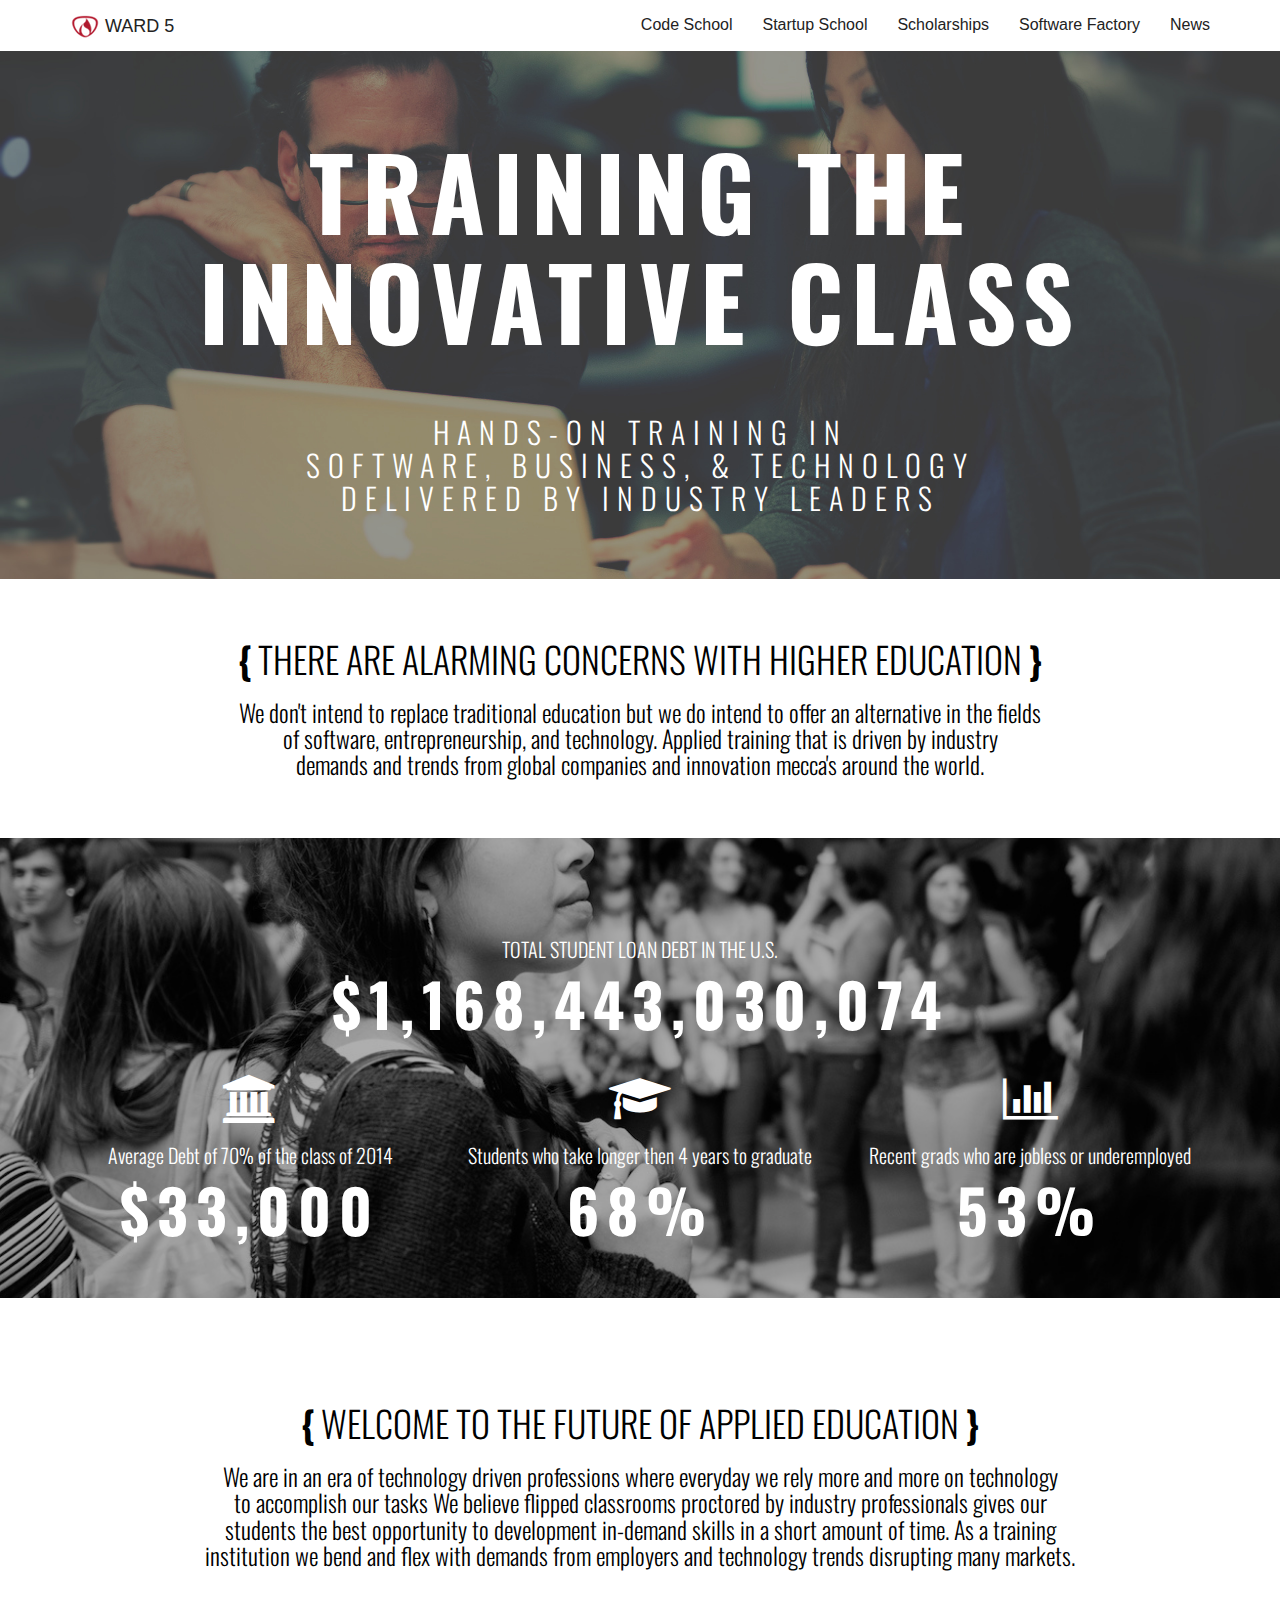
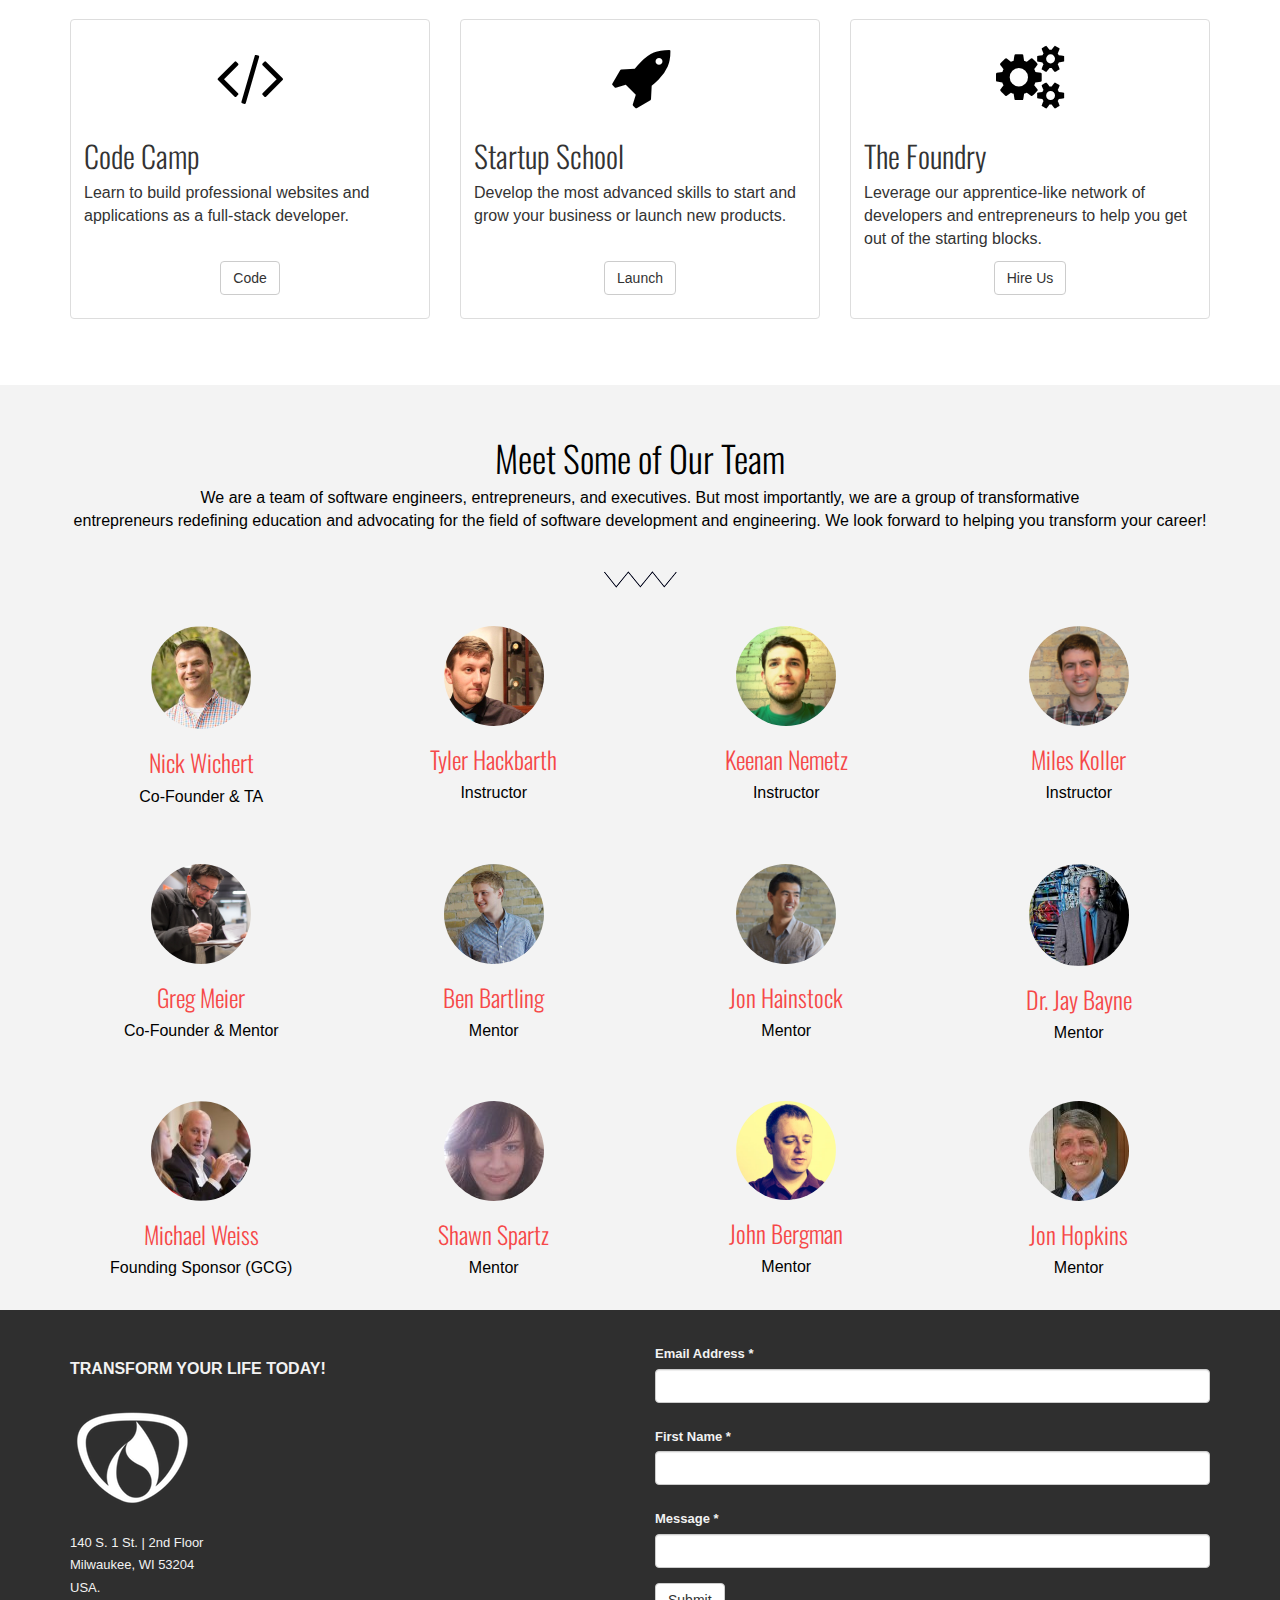
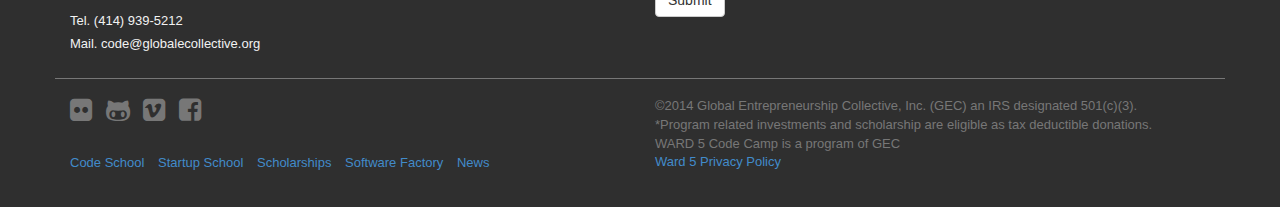
<file: index.html>
<!DOCTYPE html>
<html lang="en">
  <head>
    <meta charset="utf-8">
    <meta http-equiv="X-UA-Compatible" content="IE=edge">
    <meta name="viewport" content="width=device-width, initial-scale=1">
    <meta name="description" content="Ruby on Rails Development Bootcamp located in Milwaukee, WI">
    <meta name="author" content="Global Entrepreneurship Collective, Inc.">
    <link rel="shortcut icon" href="assets/img/logofavicon.png">
    <link href="http://maxcdn.bootstrapcdn.com/font-awesome/4.2.0/css/font-awesome.min.css" rel="stylesheet">

    <title>WARD 5</title>

    <!-- Bootstrap core CSS -->
    <link href="assets/css/bootstrap.css" rel="stylesheet">

    <!-- Custom styles for this template -->
    <link href="assets/css/style.css" rel="stylesheet">
    <link rel="stylesheet" href="assets/css/font-awesome.min.css">
    <link href="assets/js/fancybox/jquery.fancybox.css" rel="stylesheet" />

    <!-- Just for debugging purposes. Don't actually copy this line! -->
    <!--[if lt IE 9]><script src="../../assets/js/ie8-responsive-file-warning.js"></script><![endif]-->

    <!-- HTML5 shim and Respond.js IE8 support of HTML5 elements and media queries -->
    <!--[if lt IE 9]>
      <script src="https://oss.maxcdn.com/libs/html5shiv/3.7.0/html5shiv.js"></script>
      <script src="https://oss.maxcdn.com/libs/respond.js/1.4.2/respond.min.js"></script>
    <![endif]-->
    
    <script>
	  (function(i,s,o,g,r,a,m){i['GoogleAnalyticsObject']=r;i[r]=i[r]||function(){
	  (i[r].q=i[r].q||[]).push(arguments)},i[r].l=1*new Date();a=s.createElement(o),
	  m=s.getElementsByTagName(o)[0];a.async=1;a.src=g;m.parentNode.insertBefore(a,m)
	  })(window,document,'script','//www.google-analytics.com/analytics.js','ga');
	
	  ga('create', 'UA-56218510-1', 'auto');
	  ga('send', 'pageview');
	</script>
	
	<script type="text/javascript">// <![CDATA[
		function confSubmit() {
		  if(!document.getElementById("accept").checked) {
		    alert("Please read and accept the Terms and Conditions in order to continue.");
		    return false;
		  }
		} // ]]>
	</script>

  </head>

  <body data-spy="scroll" data-offset="0" data-target="#theMenu">
	
	
	<nav class="navbar navbar-default navbar-fixed-top" role="navigation">
	  <div class="container">
	    <!-- Brand and toggle get grouped for better mobile display -->
	    <div class="navbar-header">
	      <button type="button" class="navbar-toggle collapsed" data-toggle="collapse" data-target="#bs-example-navbar-collapse-1">
	        <span class="sr-only">Toggle navigation</span>
	        <span class="icon-bar"></span>
	        <span class="icon-bar"></span>
	        <span class="icon-bar"></span>
	      </button>
	      <a class="navbar-brand" href="index.html"> <img src="assets/img/logofavicon.png"> WARD 5</a>
	    </div>
	
	    <!-- Collect the nav links, forms, and other content for toggling -->
	    <div class="collapse navbar-collapse" id="bs-example-navbar-collapse-1">
	      <ul class="nav navbar-nav">
	      </ul>
	      <ul class="nav navbar-nav navbar-right">
	        <li><a href="codeschool.html">Code School</a></li>
	        <li><a href="startupschool.html">Startup School</a></li>
	        <li><a href="scholarships.html">Scholarships</a></li>
	        <li><a href="softwarefactory.html">Software Factory</a></li>
	        <li><a href="news.html">News</a></li>
	      </ul>
	    </div><!-- /.navbar-collapse -->
	  </div><!-- /.container-fluid -->
	</nav>



	<div id="headerwrap">
		<div class="container">
			<center><b><h1>TRAINING THE<br/>INNOVATIVE CLASS</h1></b></center>
			<center><h2>HANDS-ON TRAINING IN<br/>SOFTWARE, BUSINESS, & TECHNOLOGY<br/>DELIVERED BY INDUSTRY LEADERS</h2></center>
		</div>
	</div>
	
	<section id="about" name="about"></section>
		<div id="aboutwrap">
			<div class="container">
				<CENTER><h1><b>{</b> THERE ARE ALARMING CONCERNS WITH HIGHER EDUCATION <b>}</b></h1>
				<h3>We don't intend to replace traditional education but we do intend to offer an alternative in the fields<br/> of software, entrepreneurship, and technology. Applied training that is driven by industry<br/> demands and trends from global companies and innovation mecca's around the world.</h3></CENTER>
			</div>
		</div>
	</div>
	
	<div id="headerwrap4">
		<div class="container">
			<div class="row">
				<div class="col-md-12">
					<center>
						<h3>TOTAL STUDENT LOAN DEBT IN THE U.S.</h3>
						<h1>$1,168,443,030,074</h1>
					</center>
				</div>
			</div>
			<div class="row centered">
				<div class="col-md-4">
					<i class="fa fa-university fa-3x"></i>
					<h3>Average Debt of 70% of the class of 2014</h3>
					<h1>$33,000</h1>
				</div>
				<div class="col-md-4">
					<i class="fa fa-graduation-cap fa-3x"></i>
					<h3>Students who take longer then 4 years to graduate</h3>
					<h1>68%</h1>
				</div>
				<div class="col-md-4">
					<i class="fa fa-bar-chart fa-3x"></i>
					<h3>Recent grads who are jobless or underemployed</h3>
					<h1>53%</h1>
				</div>
			</div>
		</div>
	</div>
	
	<br/>
	<br/>
	
	<section id="about" name="about"></section>
		<div id="aboutwrap">
			<div class="container">
				<CENTER><h1><b>{</b> WELCOME TO THE FUTURE OF APPLIED EDUCATION <b>}</b></h1>
				<h3>We are in an era of technology driven professions where everyday we rely more and more on technology<br/> to accomplish our tasks We believe flipped classrooms proctored by industry professionals gives our<br/> students the best opportunity to development in-demand skills in a short amount of time. As a training<br/> institution we bend and flex with demands from employers and technology trends disrupting many markets.</h3></CENTER>
			</div>
		</div>
	</div>
	
	<div class="container">
		<div class="row">
		  <div class="col-sm-6 col-md-4">
		    <div class="thumbnail"><br/>
		      <center><i class="fa fa-code fa-4x"></i></center>
		      <div class="caption">
		        <h2>Code Camp</h2>
		        <p>Learn to build professional websites and applications as a full-stack developer.</p><br/>
		        <center><p><a href="codeschool.html" class="btn btn-default" role="button">Code</a></p></center>
		      </div>
		    </div>
		  </div>
		  
		  <div class="col-sm-6 col-md-4">
		    <div class="thumbnail"><br/>
		      <center><i class="fa fa-rocket fa-4x"></i></center>
		      <div class="caption">
		        <h2>Startup School</h2>
		        <p>Develop the most advanced skills to start and grow your business or launch new products.</p><br/>
		        <center><p><a href="startupschool.html" class="btn btn-default" role="button">Launch</a></p></center>
		      </div>
		    </div>
		  </div>
		  
		  <div class="col-sm-6 col-md-4">
		    <div class="thumbnail"><br/>
		      <center><i class="fa fa-cogs fa-4x"></i></center>
		      <div class="caption">
		        <h2>The Foundry</h2>
		        <p>Leverage our apprentice-like network of developers and entrepreneurs to help you get out of the starting blocks.</p>
		        <center><p><a href="softwarefactory.html" class="btn btn-default" role="button"> Hire Us</a></p></center>
		      </div>
		    </div>
		  </div>
		</div><!-- /row -->
	</div><!-- /container -->
	
	<br/>
	<br/>

	
	<div id="team">
		<div class="container">
			<div class="row centered">
				</br>
				<center><h1>Meet Some of Our Team</h1></center>
				<p>We are a team of software engineers, entrepreneurs, and executives. But most importantly, we are a group of transformative</br>entrepreneurs redefining education and advocating for the field of software development and engineering. We look forward to helping you transform your career!</p>
				<center><div class="name-zig"></div></center>
				<div class='col-md-3'>
				<center><img class="img-circle" src="assets/img/nick.png" width="100"></center>
				<h3><font color="#F64848">Nick Wichert</font></h3>
				<p>Co-Founder & TA</p>
				</br>
				</br>
				</div>
				<div class='col-md-3'>
				<center><img class="img-circle" src="assets/img/tyler.png" width="100"></center>
				<h3><font color="#F64848">Tyler Hackbarth</font></h3>
				<p>Instructor</p>
				</div>
				<div class='col-md-3'>
				<center><img class="img-circle" src="assets/img/keenan.png" width="100"></center>
				<h3><font color="#F64848">Keenan Nemetz</font></h3>
				<p>Instructor</p>
				</div>
				<div class='col-md-3'>
				<center><img class="img-circle" src="assets/img/miles.png" width="100"></center>
				<h3><font color="#F64848">Miles Koller</font></h3>
				<p>Instructor</p>
				</div>
			</div>
			<div class="row centered">
				<div class='col-md-3'>
				<center><img class="img-circle" src="assets/img/greg.png" width="100"></center>
				<h3><font color="#F64848">Greg Meier</font></h3>
				<p>Co-Founder & Mentor</p>
				</div>
				<div class='col-md-3'>
				<center><img class="img-circle" src="assets/img/ben.png" width="100"></center>
				<h3><font color="#F64848">Ben Bartling</font></h3>
				<p>Mentor</p>
				</div>
				<div class='col-md-3'>
				<center><img class="img-circle" src="assets/img/jonh.png" width="100"></center>
				<h3><font color="#F64848">Jon Hainstock</font></h3>
				<p>Mentor</p>
				</div>
				<div class='col-md-3'>
				<center><img class="img-circle" src="assets/img/jay.png" width="100"></center>
				<h3><font color="#F64848">Dr. Jay Bayne</font></h3>
				<p>Mentor</p>
				<br/>
				<br/>
				</div>
			</div><! --/row -->
			<div class="row centered">
				<div class='col-md-3'>
				<center><img class="img-circle" src="assets/img/mw.png" width="100"></center>
				<h3><font color="#F64848">Michael Weiss</font></h3>
				<p>Founding Sponsor (GCG)</p>
				</div>
				<div class='col-md-3'>
				<center><img class="img-circle" src="assets/img/ss.jpg" width="100"></center>
				<h3><font color="#F64848">Shawn Spartz</font></h3>
				<p>Mentor</p>
				</div>
				<div class='col-md-3'>
				<center><img class="img-circle" src="assets/img/johnb.png" width="100"></center>
				<h3><font color="#F64848">John Bergman</font></h3>
				<p>Mentor</p>
				</div>
				<div class='col-md-3'>
				<center><img class="img-circle" src="assets/img/jon.jpg" width="100"></center>
				<h3><font color="#F64848">Jon Hopkins</font></h3>
				<p>Mentor</p>
				</div>
			</div><! --/row -->
		</div><! --/container -->
	</div><! --/team -->
	
	
	<! -- SERVICE SECTION -->
	<section id="contact" name="contact"></section>
	<div id="contactwrap">
		<div class="container">
			<div class="row">
				<div class="col-lg-6">
				</br>
					<p><b>TRANSFORM YOUR LIFE TODAY!</b></p>
					<img class="img-responsive" src="assets/img/fire.png">
					</br>
					<p>
						<small>140 S. 1 St. | 2nd Floor<br/>
						Milwaukee, WI 53204<br/>
						USA.</small>
					</p>
					<p>
						<small>Tel. (414) 939-5212<br/>
						Mail. code@globalecollective.org<br/>
					</p>
				</div>
				
				<div class="col-md-6">
					<form action="http://globalecollective.us7.list-manage1.com/subscribe/post" method="POST">
						<input type="hidden" name="u" value="3e24f7338a788d6f4871dd437">
						<input type="hidden" name="id" value="01b4d03ec2">
						
						<div id="mergeTable" class="mergeTable">
							<div class="mergeRow dojoDndItem mergeRow-email" id="mergeRow-0">
								<label for="MERGE0">Email Address <span class="req asterisk">*</span></label>
								<div class="form-group">
						    		<input type="email" class="form-control" autocapitalize="off" autocorrect="off" name="MERGE0" id="MERGE0" size="25" value="">
								</div>
							</div>
							
							<div class="mergeRow dojoDndItem mergeRow-text" id="mergeRow-1">
								<label for="MERGE1">First Name <span class="req asterisk">*</span></label>
								<div class="form-group">
						   	 		<input type="text" class="form-control" name="MERGE1" id="MERGE1" size="25" value="">
								</div>
							</div>
							
							<div class="mergeRow dojoDndItem mergeRow-text" id="mergeRow-2">
								<label for="MERGE2">Message <span class="req asterisk">*</span></label>
								<div class="form-group">
						  	    	<input type="text" class="form-control" name="MERGE2" id="MERGE2" size="25" value="">
								</div>
							</div>
						</div>
						<div class="submit_container clear">
							<input type="submit" class="btn btn-default" name="submit" value="Submit">
						</div>
						</br>
					</form>
				</div>
			</div><! --/row -->
			
			
			
			<div class="row">
			<hr2/>
			</br>
				<div class="col-md-6">
					<div class="social-icons">
						<ul class="list-inline">
							<li><a href="https://www.flickr.com/groups/2762658@N23/"><i class="fa fa-flickr fa-2x"></i></a></li>
							<li><a href="https://github.com/Ward5CodeCamp"><i class="fa fa-github-alt fa-2x"></i></a></li>
							<li><a href="https://vimeo.com/ward5codecamp"><i class="fa fa-vimeo-square fa-2x"></i></a></li>
							<li><a href="https://www.facebook.com/ward5codecamp"><i class="fa fa-facebook-square fa-2x"></i></a></li>
						</ul>
					</div>
					<br/>
					<ul class="list-inline">
				        <li><a href="codeschool.html">Code School</a></li>
				        <li><a href="startupschool.html">Startup School</a></li>
				        <li><a href="scholarships.html">Scholarships</a></li>
				        <li><a href="softwarefactory.html">Software Factory</a></li>
				        <li><a href="news.html">News</a></li>
			        </ul>
				</div>
				<div class="col-md-6">
					<font color="#777">©2014 Global Entrepreneurship Collective, Inc. (GEC) an IRS designated 501(c)(3). <br/>*Program related investments and scholarship are eligible as tax deductible donations.</font></br>
					<font color="#777">WARD 5 Code Camp is a program of GEC</font></br>
					<a href="pp.html"<font color="#777">Ward 5 Privacy Policy</font>
				</div>
			</div>
		</div><!-- /container -->
	</div>
	
    <!-- Bootstrap core JavaScript
    ================================================== -->
    <!-- Placed at the end of the document so the pages load faster -->
    <script src="https://ajax.googleapis.com/ajax/libs/jquery/1.11.0/jquery.min.js"></script>
	<script src="assets/js/classie.js"></script>
    <script src="assets/js/bootstrap.min.js"></script>
    <script src="assets/js/smoothscroll.js"></script>
	<script src="assets/js/jquery.stellar.min.js"></script>
	<script src="assets/js/fancybox/jquery.fancybox.js"></script>    
	<script src="assets/js/main.js"></script>
		<script>
		$(function(){
			$.stellar({
				horizontalScrolling: false,
				verticalOffset: 40
			});
		});
		</script>
		
		<script type="text/javascript">
      $(function() {
        //    fancybox
          jQuery(".fancybox").fancybox();
      });
	   </script>

  </body>
</html>
</file>
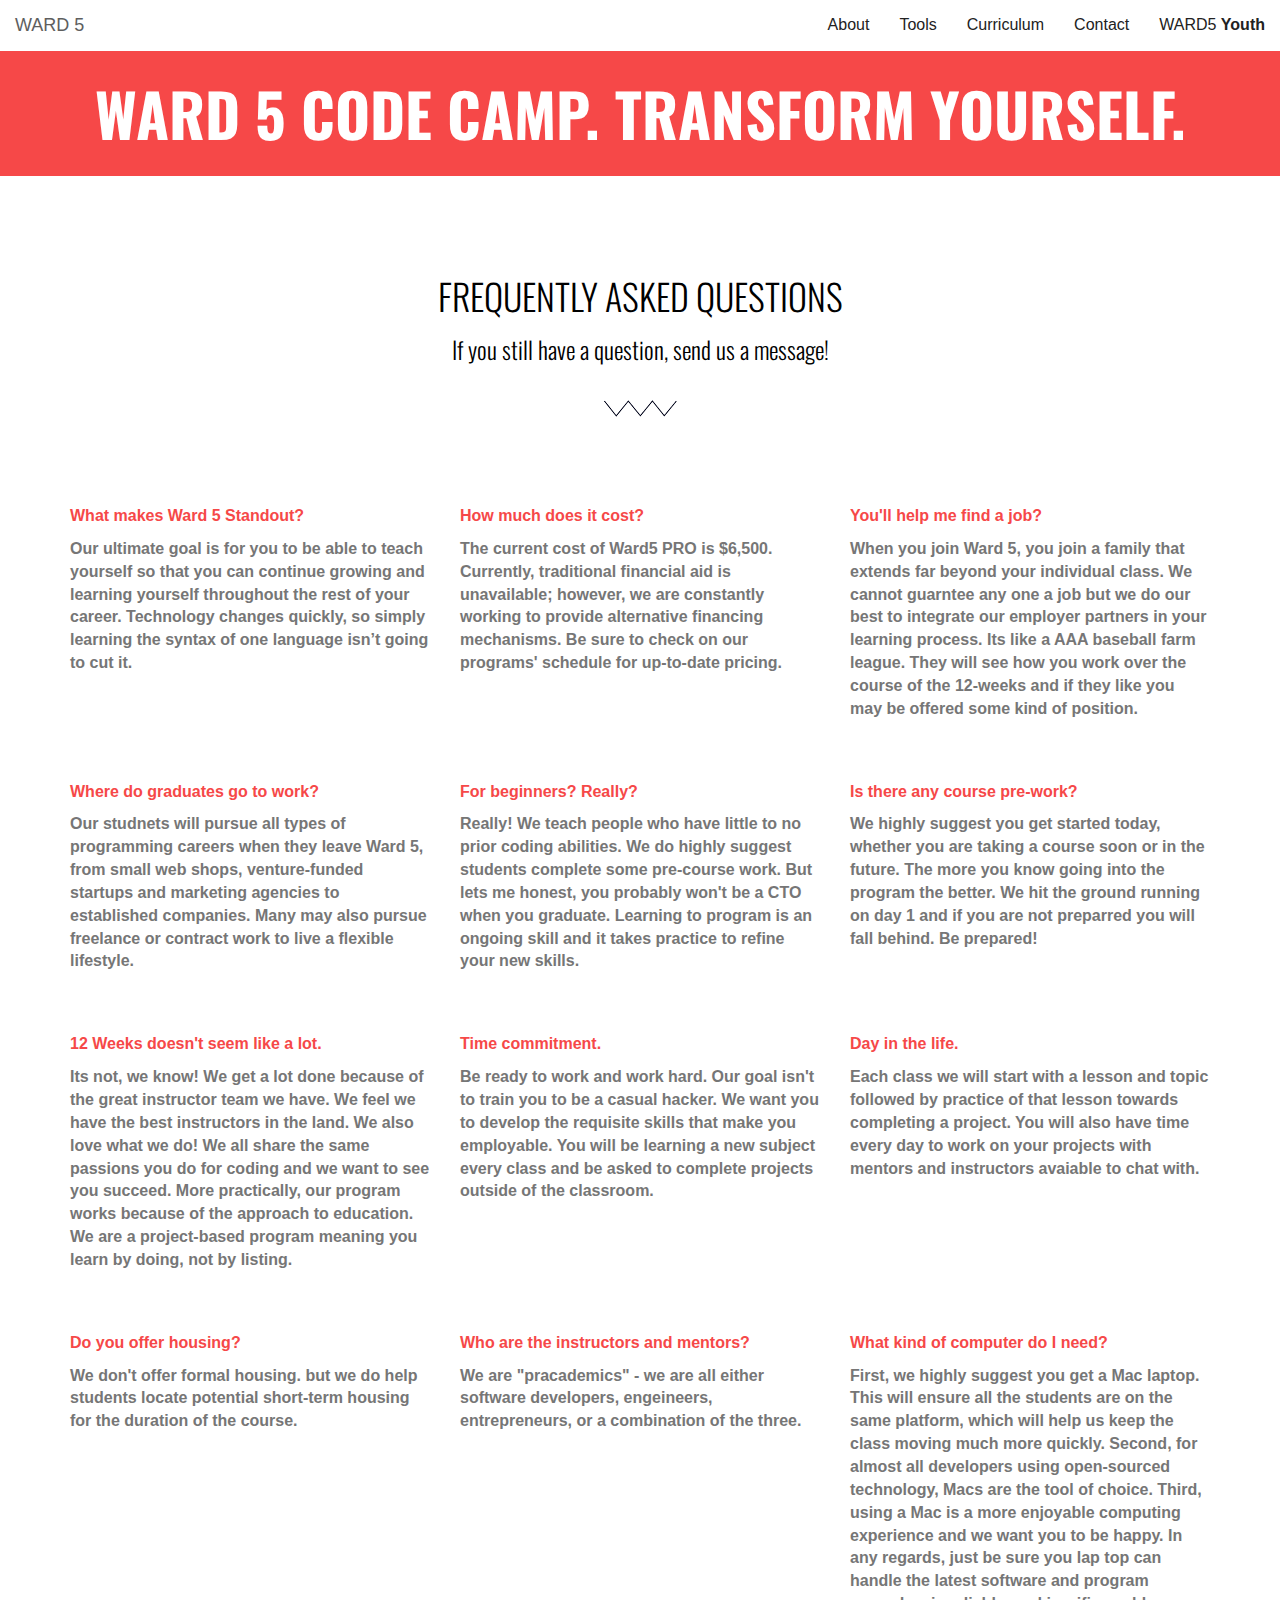
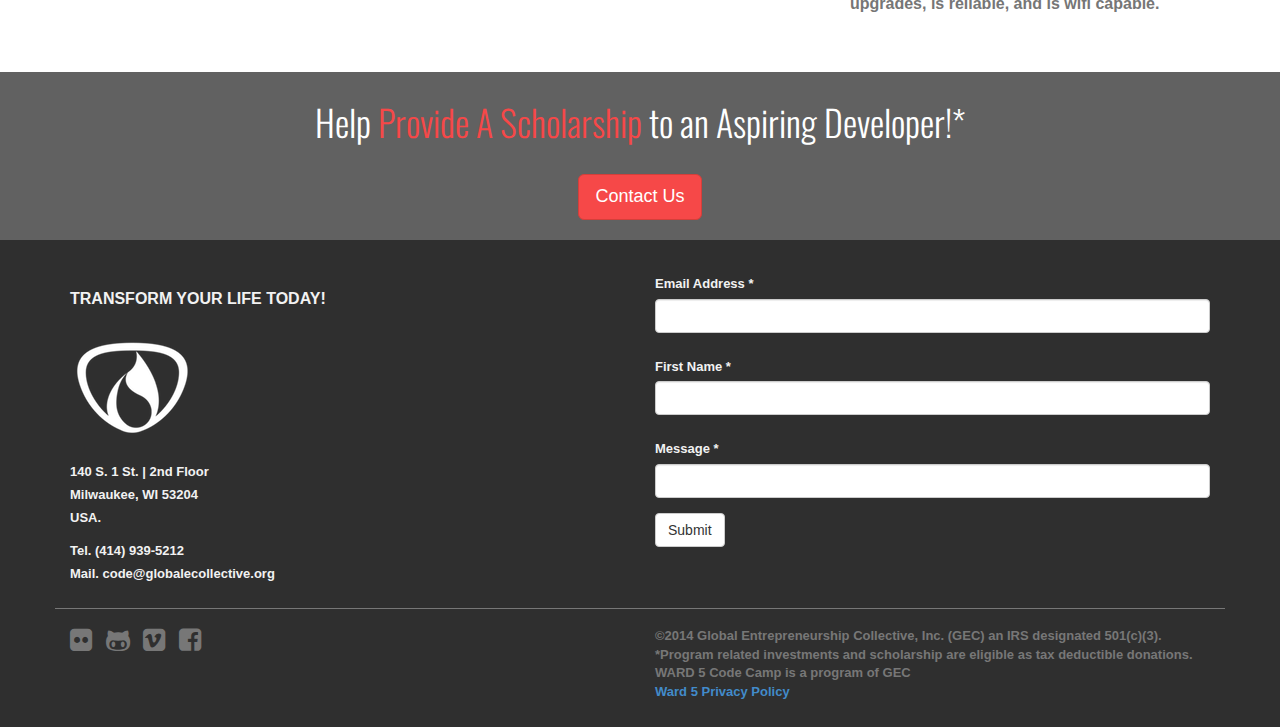
<file: faq.html>
<!DOCTYPE html>
<html lang="en">
  <head>
    <meta charset="utf-8">
    <meta http-equiv="X-UA-Compatible" content="IE=edge">
    <meta name="viewport" content="width=device-width, initial-scale=1">
    <meta name="description" content="Ruby on Rails Development Bootcamp located in Milwaukee, WI">
    <meta name="author" content="Global Entrepreneurship Collective, Inc.">
    <link rel="shortcut icon" href="assets/img/logofavicon.png">
    <link href="http://maxcdn.bootstrapcdn.com/font-awesome/4.2.0/css/font-awesome.min.css" rel="stylesheet">

    <title>WARD 5 Code Camp</title>

    <!-- Bootstrap core CSS -->
    <link href="assets/css/bootstrap.css" rel="stylesheet">

    <!-- Custom styles for this template -->
    <link href="assets/css/style.css" rel="stylesheet">
    <link rel="stylesheet" href="assets/css/font-awesome.min.css">
    <link href="assets/js/fancybox/jquery.fancybox.css" rel="stylesheet" />

    <!-- Just for debugging purposes. Don't actually copy this line! -->
    <!--[if lt IE 9]><script src="../../assets/js/ie8-responsive-file-warning.js"></script><![endif]-->

    <!-- HTML5 shim and Respond.js IE8 support of HTML5 elements and media queries -->
    <!--[if lt IE 9]>
      <script src="https://oss.maxcdn.com/libs/html5shiv/3.7.0/html5shiv.js"></script>
      <script src="https://oss.maxcdn.com/libs/respond.js/1.4.2/respond.min.js"></script>
    <![endif]-->
    
    <script>
	  (function(i,s,o,g,r,a,m){i['GoogleAnalyticsObject']=r;i[r]=i[r]||function(){
	  (i[r].q=i[r].q||[]).push(arguments)},i[r].l=1*new Date();a=s.createElement(o),
	  m=s.getElementsByTagName(o)[0];a.async=1;a.src=g;m.parentNode.insertBefore(a,m)
	  })(window,document,'script','//www.google-analytics.com/analytics.js','ga');
	
	  ga('create', 'UA-56218510-1', 'auto');
	  ga('send', 'pageview');
	
	</script>

  </head>

  <body data-spy="scroll" data-offset="0" data-target="#theMenu">
	
	
	<nav class="navbar navbar-default navbar-fixed-top" role="navigation">
	  <div class="container-fluid">
	    <!-- Brand and toggle get grouped for better mobile display -->
	    <div class="navbar-header">
	      <button type="button" class="navbar-toggle collapsed" data-toggle="collapse" data-target="#bs-example-navbar-collapse-1">
	        <span class="sr-only">Toggle navigation</span>
	        <span class="icon-bar"></span>
	        <span class="icon-bar"></span>
	        <span class="icon-bar"></span>
	      </button>
	      <a class="navbar-brand" href="#">WARD 5</a>
	    </div>
	
	    <!-- Collect the nav links, forms, and other content for toggling -->
	    <div class="collapse navbar-collapse" id="bs-example-navbar-collapse-1">
	      <ul class="nav navbar-nav">
	      </ul>
	      <ul class="nav navbar-nav navbar-right">
	        <li><a href="#about" class="smoothScroll">About</a></li>
	        <li><a href="#tools" class="smoothScroll">Tools</a></li>
	        <li><a href="#curriculum" class="smoothScroll">Curriculum</a></li>
	        <li><a href="#contact" class="smoothScroll">Contact</a></li>
	        <li><a href="highschool.html">WARD5 <b>Youth</b></a></li>
	      </ul>
	    </div><!-- /.navbar-collapse -->
	  </div><!-- /.container-fluid -->
	</nav>

	<div id="testimonials4">
		<div class="container">
			<div class="row centered">
				<h1><font color="#FFF"><b>WARD 5 CODE CAMP.<b/> TRANSFORM YOURSELF.</font> </h1>
			</div><! --/row -->
		</div><! --/container -->
	</div><! --/testimonials -->


	<! -- SERVICE SECTION -->
	<section id="curriculum" name="curriculum"></section>
	<div id="servicewrap">
		<div class="container">
			<div class="row centered">
				<div class="col-lg-8-offset-2 centered">
					<h1>FREQUENTLY ASKED QUESTIONS</h1>
					<h3>If you still have a question, send us a message!</h3>
					<center><div class="name-zig"></div></center>
				</div><!-- /col-lg-8 -->
			</div><! --/row -->
			<div class="row mt">
				<div class="col-lg-4 service">
					<p><font color="#F64848">What makes Ward 5 Standout?</font><br/><small></small></p>
					<p class="text">Our ultimate goal is for you to be able to teach yourself so that you can continue growing and learning yourself throughout the rest of your career. Technology changes quickly, so simply learning the syntax of one language isn’t going to cut it.</p>
				</div>
				<div class="col-lg-4 service">
					<p><font color="#F64848">How much does it cost?</font><br/><small></small></p>
					<p class="text">The current cost of Ward5 PRO is $6,500. Currently, traditional financial aid is unavailable; however, we are constantly working to provide alternative financing mechanisms. Be sure to check on our programs' schedule for up-to-date pricing.</p>
				</div>
				<div class="col-lg-4 service">
					<p><font color="#F64848">You'll help me find a job?</font><br/><small></small></p>
					<p class="text">When you join Ward 5, you join a family that extends far beyond your individual class. We cannot guarntee any one a job but we do our best to integrate our employer partners in your learning process. Its like a AAA baseball farm league. They will see how you work over the course of the 12-weeks and if they like you may be offered some kind of position.</p>
				</div>
			</div><! --/row -->
			<div class="row mt">
				<div class="col-lg-4 service">
					<p><font color="#F64848">Where do graduates go to work?</font><br/><small></small></p>
					<p class="text">Our studnets will pursue all types of programming careers when they leave Ward 5, from small web shops, venture-funded startups and marketing agencies to established companies. Many may also pursue freelance or contract work to live a flexible lifestyle.</p>
				</div>
				<div class="col-lg-4 service">
					<p><font color="#F64848">For beginners? Really?</font><br/><small></small></p>
					<p class="text">Really! We teach people who have little to no prior coding abilities. We do highly suggest students complete some pre-course work. But lets me honest, you probably won't be a CTO when you graduate. Learning to program is an ongoing skill and it takes practice to refine your new skills.</p>
				</div>
				<div class="col-lg-4 service">
					<p><font color="#F64848">Is there any course pre-work?</font><br/><small></small></p>
					<p class="text">We highly suggest you get started today, whether you are taking a course soon or in the future. The more you know going into the program the better. We hit the ground running on day 1 and if you are not preparred you will fall behind. Be prepared!</p>
				</div>
			</div><! --/row -->
			<div class="row mt">
				<div class="col-lg-4 service">
					<p><font color="#F64848">12 Weeks doesn't seem like a lot.</font><br/><small></small></p>
					<p class="text">Its not, we know! We get a lot done because of the great instructor team we have. We feel we have the best instructors in the land. We also love what we do! We all share the same passions you do for coding and we want to see you succeed. More practically, our program works because of the approach to education. We are a project-based program meaning you learn by doing, not by listing.</p>
				</div>
				<div class="col-lg-4 service">
					<p><font color="#F64848">Time commitment.</font><br/><small></small></p>
					<p class="text">Be ready to work and work hard. Our goal isn't to train you to be a casual hacker. We want you to develop the requisite skills that make you employable. You will be learning a new subject every class and be asked to complete projects outside of the classroom.</p>
				</div>
				<div class="col-lg-4 service">
					<p><font color="#F64848">Day in the life.</font><br/><small></small></p>
					<p class="text">Each class we will start with a lesson and topic followed by practice of that lesson towards completing a project. You will also have time every day to work on your projects with mentors and instructors avaiable to chat with.</p>
				</div>
			</div><! --/row -->
			<div class="row mt">
				<div class="col-lg-4 service">
					<p><font color="#F64848">Do you offer housing?</font><br/><small></small></p>
					<p class="text">We don't offer formal housing. but we do help students locate potential short-term housing for the duration of the course.</p>
				</div>
				<div class="col-lg-4 service">
					<p><font color="#F64848">Who are the instructors and mentors?</font><br/><small></small></p>
					<p class="text">We are "pracademics" - we are all either software developers, engeineers, entrepreneurs, or a combination of the three.</p>
				</div>
				<div class="col-lg-4 service">
					<p><font color="#F64848">What kind of computer do I need?</font><br/><small></small></p>
					<p class="text">First, we highly suggest you get a Mac laptop. This will ensure all the students are on the same platform, which will help us keep the class moving much more quickly. Second, for almost all developers using open-sourced technology, Macs are the tool of choice. Third, using a Mac is a more enjoyable computing experience and we want you to be happy. In any regards, just be sure you lap top can handle the latest software and program upgrades, is reliable, and is wifi capable.</p>
				</div>
			</div><! --/row -->
			
		</div><! --/container -->
	</div><! --/servicewrap -->
	
	<br/>
	<br/>
	
	<div id="testimonials3">
		<div class="container">
			<div class="row centered">
					<h1>Help <font color="#F64848">Provide A Scholarship</font> to an Aspiring Developer!*</h1>
					</br>
					<a href="mailto:code@globalecollective.org?Subject=Scholarships" target="_top"> <button type="submit" class="btn btn-danger btn-lg">Contact Us</button></a>
			</div><! --/row -->
		</div><! --/container -->
	</div><! --/testimonials -->
	
	<! -- SERVICE SECTION -->
	<section id="contact" name="contact"></section>
	<div id="contactwrap">
		<div class="container">
			<div class="row">
				<div class="col-lg-6">
				</br>
					<p><b>TRANSFORM YOUR LIFE TODAY!</b></p>
					<img class="img-responsive" src="assets/img/fire.png">
					</br>
					<p>
						<small>140 S. 1 St. | 2nd Floor<br/>
						Milwaukee, WI 53204<br/>
						USA.</small>
					</p>
					<p>
						<small>Tel. (414) 939-5212<br/>
						Mail. code@globalecollective.org<br/>
					</p>
				</div>
				
				<div class="col-md-6">
					<form action="http://globalecollective.us7.list-manage1.com/subscribe/post" method="POST">
						<input type="hidden" name="u" value="3e24f7338a788d6f4871dd437">
						<input type="hidden" name="id" value="01b4d03ec2">
						
						<div id="mergeTable" class="mergeTable">
							<div class="mergeRow dojoDndItem mergeRow-email" id="mergeRow-0">
								<label for="MERGE0">Email Address <span class="req asterisk">*</span></label>
								<div class="form-group">
						    		<input type="email" class="form-control" autocapitalize="off" autocorrect="off" name="MERGE0" id="MERGE0" size="25" value="">
								</div>
							</div>
							
							<div class="mergeRow dojoDndItem mergeRow-text" id="mergeRow-1">
								<label for="MERGE1">First Name <span class="req asterisk">*</span></label>
								<div class="form-group">
						   	 		<input type="text" class="form-control" name="MERGE1" id="MERGE1" size="25" value="">
								</div>
							</div>
							
							<div class="mergeRow dojoDndItem mergeRow-text" id="mergeRow-2">
								<label for="MERGE2">Message <span class="req asterisk">*</span></label>
								<div class="form-group">
						  	    	<input type="text" class="form-control" name="MERGE2" id="MERGE2" size="25" value="">
								</div>
							</div>
						</div>
						<div class="submit_container clear">
							<input type="submit" class="btn btn-default" name="submit" value="Submit">
						</div>
						</br>
					</form>
				</div>
			</div><! --/row -->
			
			
			
			<div class="row">
			<hr2/>
			</br>
				<div class="col-md-6">
					<div class="social-icons">
						<ul class="list-inline">
							<li><a href="https://www.flickr.com/groups/2762658@N23/"><i class="fa fa-flickr fa-2x"></i></a></li>
							<li><a href="https://github.com/Ward5CodeCamp"><i class="fa fa-github-alt fa-2x"></i></a></li>
							<li><a href="https://vimeo.com/ward5codecamp"><i class="fa fa-vimeo-square fa-2x"></i></a></li>
							<li><a href="https://www.facebook.com/ward5codecamp"><i class="fa fa-facebook-square fa-2x"></i></a></li>
						</ul>
					</div>
				</div>
				<div class="col-md-6">
					<font color="#777">©2014 Global Entrepreneurship Collective, Inc. (GEC) an IRS designated 501(c)(3). <br/>*Program related investments and scholarship are eligible as tax deductible donations.</font></br>
					<font color="#777">WARD 5 Code Camp is a program of GEC</font></br>
					<a href="pp.html"<font color="#777">Ward 5 Privacy Policy</font>
				</div>
			</div>
		</div><!-- /container -->
	</div>
	
    <!-- Bootstrap core JavaScript
    ================================================== -->
    <!-- Placed at the end of the document so the pages load faster -->
    <script src="https://ajax.googleapis.com/ajax/libs/jquery/1.11.0/jquery.min.js"></script>
	<script src="assets/js/classie.js"></script>
    <script src="assets/js/bootstrap.min.js"></script>
    <script src="assets/js/smoothscroll.js"></script>
	<script src="assets/js/jquery.stellar.min.js"></script>
	<script src="assets/js/fancybox/jquery.fancybox.js"></script>    
	<script src="assets/js/main.js"></script>
		<script>
		$(function(){
			$.stellar({
				horizontalScrolling: false,
				verticalOffset: 40
			});
		});
		</script>
		
		<script type="text/javascript">
      $(function() {
        //    fancybox
          jQuery(".fancybox").fancybox();
      });
	   </script>

  </body>
</html>
</file>
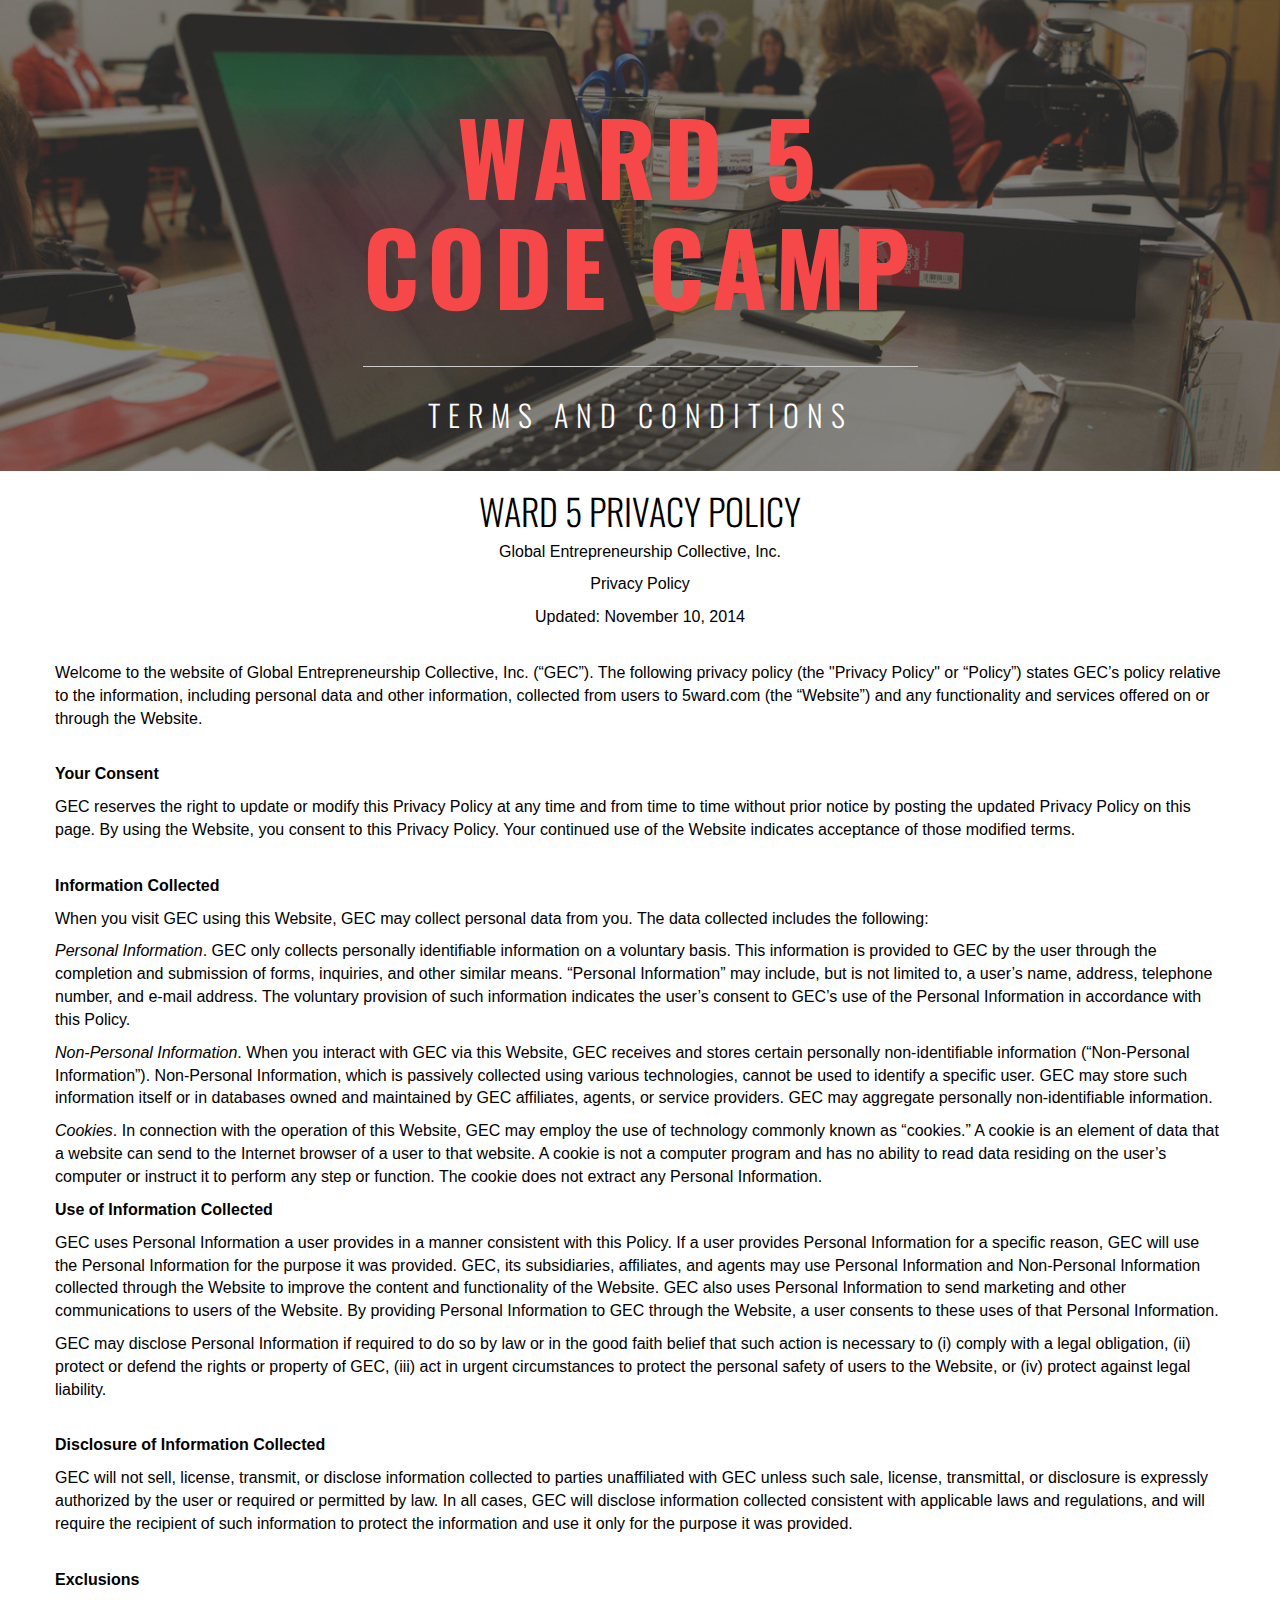
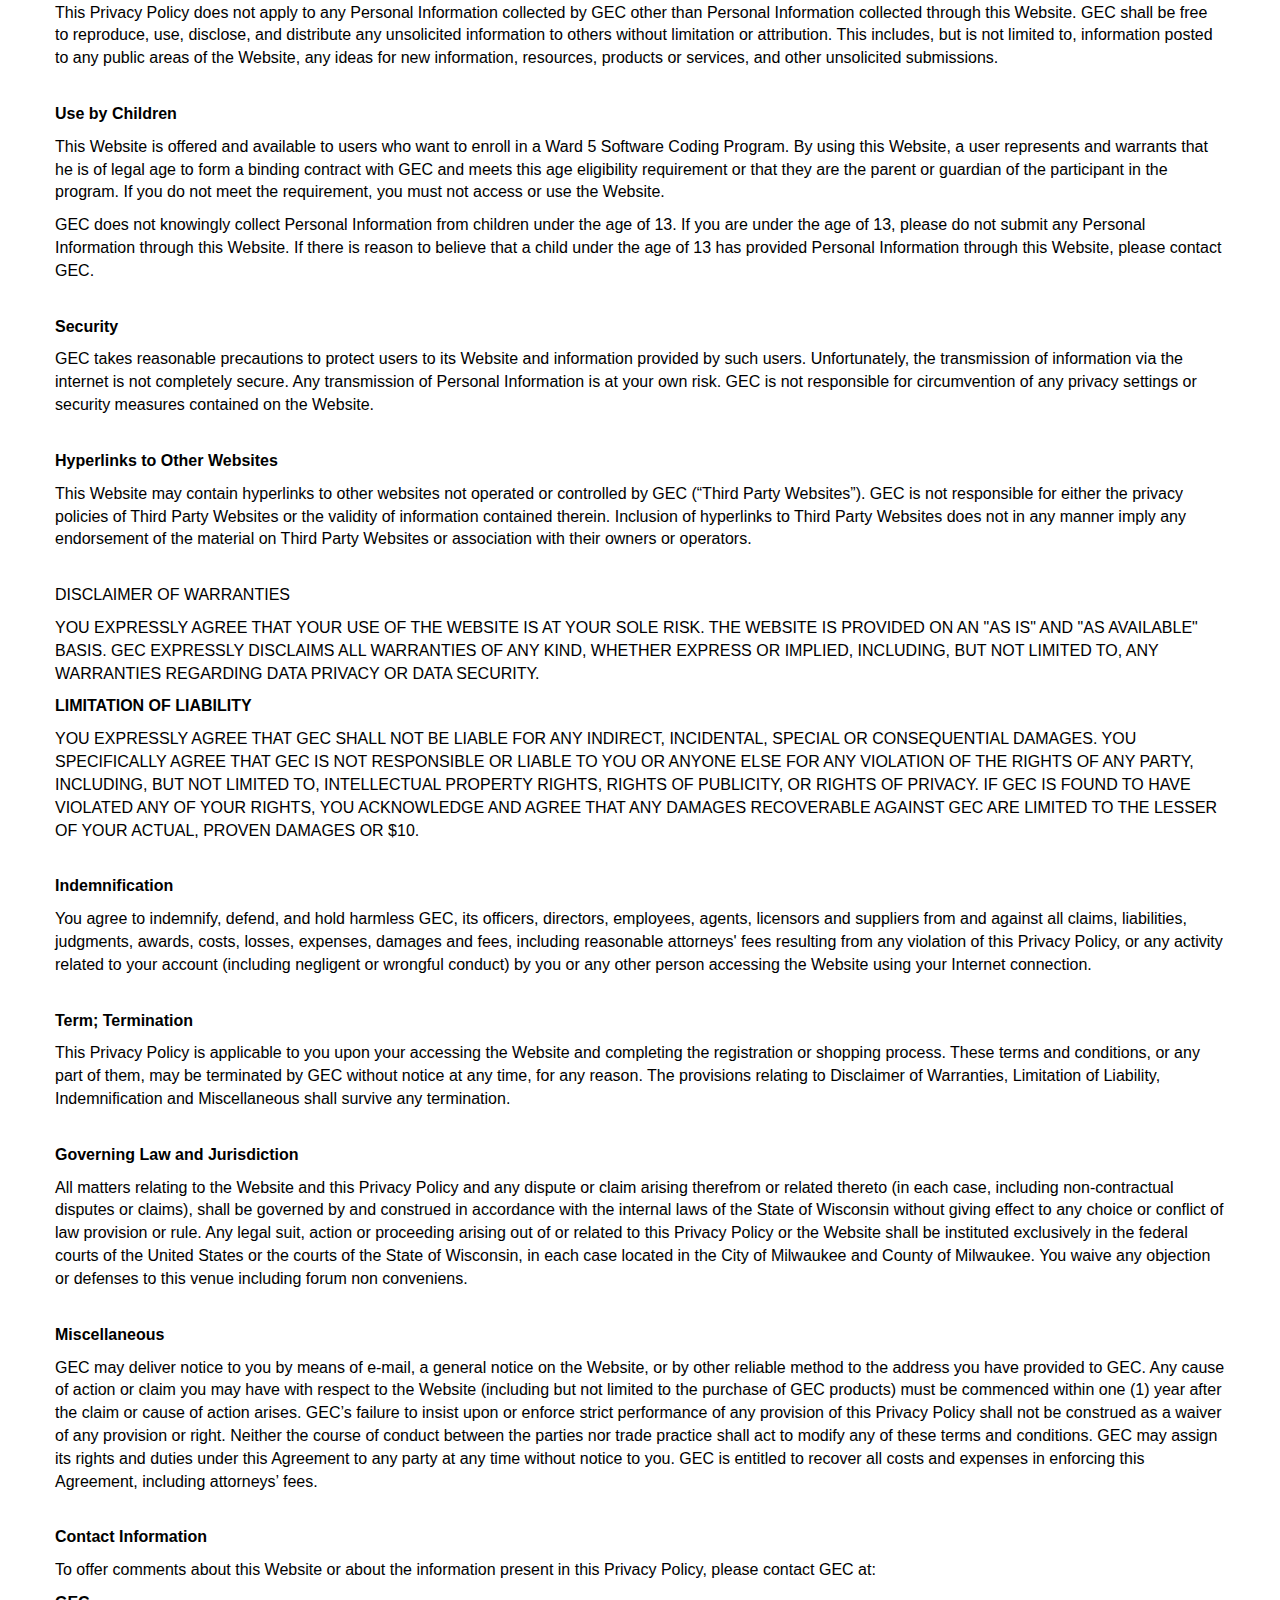
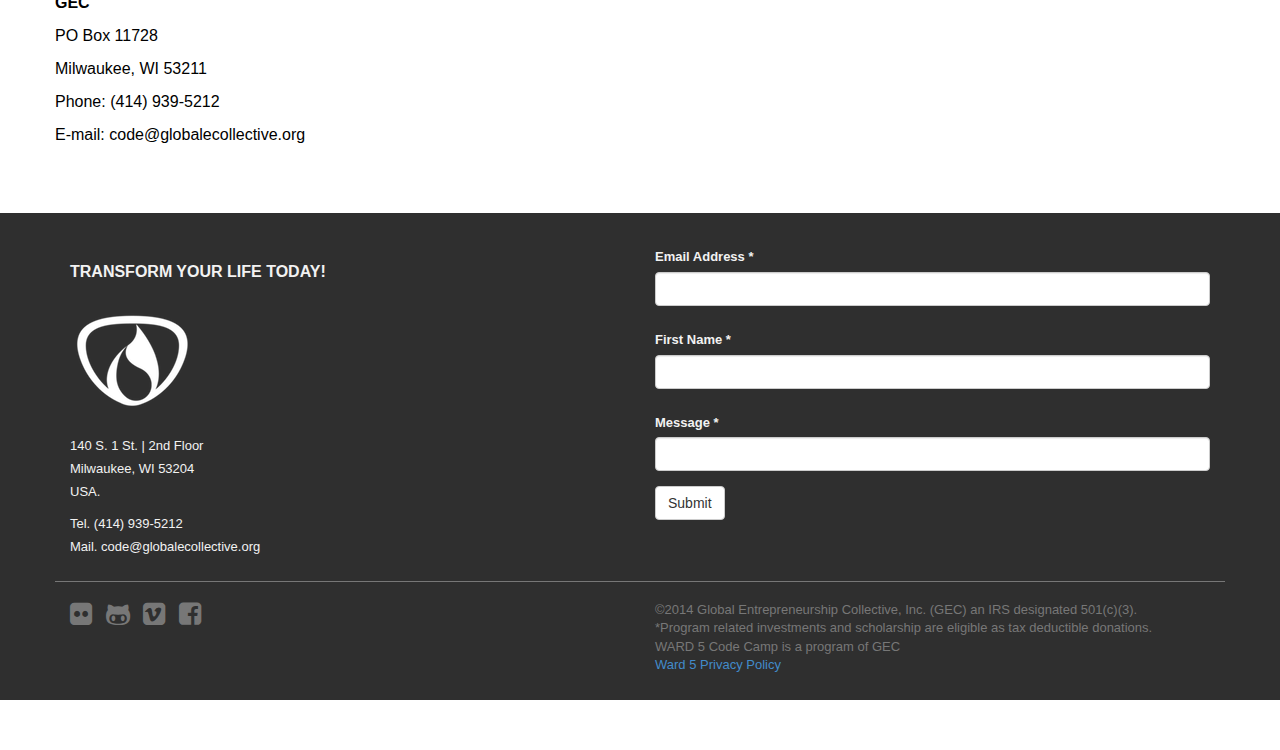
<file: pp.html>
<!DOCTYPE html>
<html lang="en">
  <head>
    <meta charset="utf-8">
    <meta http-equiv="X-UA-Compatible" content="IE=edge">
    <meta name="viewport" content="width=device-width, initial-scale=1">
    <meta name="description" content="Ruby on Rails Development Bootcamp located in Milwaukee, WI">
    <meta name="author" content="Global Entrepreneurship Collective, Inc.">
    <link rel="shortcut icon" href="assets/img/logofavicon.png">
    <link href="http://maxcdn.bootstrapcdn.com/font-awesome/4.2.0/css/font-awesome.min.css" rel="stylesheet">

    <title>Terms & Conditions | WARD 5 Code Camp</title>

    <!-- Bootstrap core CSS -->
    <link href="assets/css/bootstrap.css" rel="stylesheet">

    <!-- Custom styles for this template -->
    <link href="assets/css/style.css" rel="stylesheet">
    <link rel="stylesheet" href="assets/css/font-awesome.min.css">
    <link href="assets/js/fancybox/jquery.fancybox.css" rel="stylesheet" />

    <!-- Just for debugging purposes. Don't actually copy this line! -->
    <!--[if lt IE 9]><script src="../../assets/js/ie8-responsive-file-warning.js"></script><![endif]-->

    <!-- HTML5 shim and Respond.js IE8 support of HTML5 elements and media queries -->
    <!--[if lt IE 9]>
      <script src="https://oss.maxcdn.com/libs/html5shiv/3.7.0/html5shiv.js"></script>
      <script src="https://oss.maxcdn.com/libs/respond.js/1.4.2/respond.min.js"></script>
    <![endif]-->
    
    <script>
	  (function(i,s,o,g,r,a,m){i['GoogleAnalyticsObject']=r;i[r]=i[r]||function(){
	  (i[r].q=i[r].q||[]).push(arguments)},i[r].l=1*new Date();a=s.createElement(o),
	  m=s.getElementsByTagName(o)[0];a.async=1;a.src=g;m.parentNode.insertBefore(a,m)
	  })(window,document,'script','//www.google-analytics.com/analytics.js','ga');
	
	  ga('create', 'UA-56218510-1', 'auto');
	  ga('send', 'pageview');
	</script>
	
	<script type="text/javascript">// <![CDATA[
		function confSubmit() {
		  if(!document.getElementById("accept").checked) {
		    alert("Please read and accept the Terms and Conditions in order to continue.");
		    return false;
		  }
		} // ]]>
	</script>

  </head>
  
  	<div id="headerwrap2">
		<div class="container">
			<div class="row">
				<div class="col-md-6 col-md-offset-3">
					<h1>WARD 5<br/> CODE CAMP</h1>
					<hr/>
					<h2>TERMS AND CONDITIONS</h2>
				</div>
			</div><! --/row -->
		</div><! --/container -->
	</div><! --/headerwrap -->
	
	
	
	<div class="container">
		<div class="row">
			<center><h1>WARD 5 PRIVACY POLICY</h1></center>
				<p><center>Global Entrepreneurship Collective, Inc.</p></center>
				<p><center>Privacy Policy</p></center>
				
				<p><center>Updated: November 10, 2014</p></center></br>
				
				<p>Welcome to the website of Global Entrepreneurship Collective, Inc. (“GEC”). The following privacy policy (the "Privacy Policy" or “Policy”) states GEC’s policy relative to the information, including personal data and other information, collected from users to 5ward.com (the “Website”) and any functionality and services offered on or through the Website.<p></p></br>
				
				<p><b>Your Consent</b></p>
				
				<p>GEC reserves the right to update or modify this Privacy Policy at any time and from time to time without prior notice by posting the updated Privacy Policy on this page. By using the Website, you consent to this Privacy Policy. Your continued use of the Website indicates acceptance of those modified terms. </p></br>
				
				<p><b>Information Collected</b></p>
				
				<p>When you visit GEC using this Website, GEC may collect personal data from you.  The data collected includes the following:<p>
				
				<p><i>Personal Information</i>.  GEC only collects personally identifiable information on a voluntary basis.  This information is provided to GEC by the user through the completion and submission of forms, inquiries, and other similar means.  “Personal Information” may include, but is not limited to, a user’s name, address, telephone number, and e-mail address. The voluntary provision of such information indicates the user’s consent to GEC’s use of the Personal Information in accordance with this Policy.</p>  
				
				<p><i>Non-Personal Information</i>.  When you interact with GEC via this Website, GEC receives and stores certain personally non-identifiable information (“Non-Personal Information”).  Non-Personal Information, which is passively collected using various technologies, cannot be used to identify a specific user.  GEC may store such information itself or in databases owned and maintained by GEC affiliates, agents, or service providers.  GEC may aggregate personally non-identifiable information.</p>  
				
				<p><i>Cookies</i>. In connection with the operation of this Website, GEC may employ the use of technology commonly known as “cookies.”  A cookie is an element of data that a website can send to the Internet browser of a user to that website.  A cookie is not a computer program and has no ability to read data residing on the user’s computer or instruct it to perform any step or function.  The cookie does not extract any Personal Information.<p>
				
				<p><b>Use of Information Collected</b></p>
				
				<p>GEC uses Personal Information a user provides in a manner consistent with this Policy.  If a user provides Personal Information for a specific reason, GEC will use the Personal Information for the purpose it was provided.  GEC, its subsidiaries, affiliates, and agents may use Personal Information and Non-Personal Information collected through the Website to improve the content and functionality of the Website.  GEC also uses Personal Information to send marketing and other communications to users of the Website. By providing Personal Information to GEC through the Website, a user consents to these uses of that Personal Information.</p>
				
				<p>GEC may disclose Personal Information if required to do so by law or in the good faith belief that such action is necessary to (i) comply with a legal obligation, (ii) protect or defend the rights or property of GEC, (iii) act in urgent circumstances to protect the personal safety of users to the Website, or (iv) protect against legal liability.</p></br>
				
				<p><b>Disclosure of Information Collected</b></p>
				
				<p>GEC will not sell, license, transmit, or disclose information collected to parties unaffiliated with GEC unless such sale, license, transmittal, or disclosure is expressly authorized by the user or required or permitted by law.  In all cases, GEC will disclose information collected consistent with applicable laws and regulations, and will require the recipient of such information to protect the information and use it only for the purpose it was provided.</p></br>
				
				<p><b>Exclusions</b></p>
				
				<p>This Privacy Policy does not apply to any Personal Information collected by GEC other than Personal Information collected through this Website.  GEC shall be free to reproduce, use, disclose, and distribute any unsolicited information to others without limitation or attribution. This includes, but is not limited to, information posted to any public areas of the Website, any ideas for new information, resources, products or services, and other unsolicited submissions.</p> </br>  
				
				<p><b>Use by Children</b></p>
				
				<p>This Website is offered and available to users who want to enroll in a Ward 5 Software Coding Program. By using this Website, a user represents and warrants that he is of legal age to form a binding contract with GEC and meets this age eligibility requirement or that they are the parent or guardian of the participant in the program. If you do not meet the requirement, you must not access or use the Website.</p>
				
				<p>GEC does not knowingly collect Personal Information from children under the age of 13.  If you are under the age of 13, please do not submit any Personal Information through this Website. If there is reason to believe that a child under the age of 13 has provided Personal Information through this Website, please contact GEC.</p></br>
				
				<p><b>Security</b></p>
				
				<p>GEC takes reasonable precautions to protect users to its Website and information provided by such users.  Unfortunately, the transmission of information via the internet is not completely secure. Any transmission of Personal Information is at your own risk. GEC is not responsible for circumvention of any privacy settings or security measures contained on the Website. </p></br>
				
				<p><b>Hyperlinks to Other Websites</b><p>
				
				<p>This Website may contain hyperlinks to other websites not operated or controlled by GEC (“Third Party Websites”).  GEC is not responsible for either the privacy policies of Third Party Websites or the validity of information contained therein.  Inclusion of hyperlinks to Third Party Websites does not in any manner imply any endorsement of the material on Third Party Websites or association with their owners or operators.</p></br>
				
				<p></b>DISCLAIMER OF WARRANTIES</b></p>
				
				<p>YOU EXPRESSLY AGREE THAT YOUR USE OF THE WEBSITE IS AT YOUR SOLE RISK. THE WEBSITE IS PROVIDED ON AN "AS IS" AND "AS AVAILABLE" BASIS. GEC EXPRESSLY DISCLAIMS ALL WARRANTIES OF ANY KIND, WHETHER EXPRESS OR IMPLIED, INCLUDING, BUT NOT LIMITED TO, ANY WARRANTIES REGARDING DATA PRIVACY OR DATA SECURITY. </p>
				
				<p><b>LIMITATION OF LIABILITY</b></p>
				
				<p>YOU EXPRESSLY AGREE THAT GEC SHALL NOT BE LIABLE FOR ANY INDIRECT, INCIDENTAL, SPECIAL OR CONSEQUENTIAL DAMAGES.  YOU SPECIFICALLY AGREE THAT GEC IS NOT RESPONSIBLE OR LIABLE TO YOU OR ANYONE ELSE FOR ANY VIOLATION OF THE RIGHTS OF ANY PARTY, INCLUDING, BUT NOT LIMITED TO, INTELLECTUAL PROPERTY RIGHTS, RIGHTS OF PUBLICITY, OR RIGHTS OF PRIVACY. IF GEC IS FOUND TO HAVE VIOLATED ANY OF YOUR RIGHTS, YOU ACKNOWLEDGE AND AGREE THAT ANY DAMAGES RECOVERABLE AGAINST GEC ARE LIMITED TO THE LESSER OF YOUR ACTUAL, PROVEN DAMAGES OR $10.</p></br>
				
				<p><b>Indemnification</b></p>
				
				<p>You agree to indemnify, defend, and hold harmless GEC, its officers, directors, employees, agents, licensors and suppliers from and against all claims, liabilities, judgments, awards, costs, losses, expenses, damages and fees, including reasonable attorneys' fees resulting from any violation of this Privacy Policy, or any activity related to your account (including negligent or wrongful conduct) by you or any other person accessing the Website using your Internet connection.</p></br>
				
				<p><b>Term; Termination</b></p>
				
				<p>This Privacy Policy is applicable to you upon your accessing the Website and completing the registration or shopping process. These terms and conditions, or any part of them, may be terminated by GEC without notice at any time, for any reason. The provisions relating to Disclaimer of Warranties, Limitation of Liability, Indemnification and Miscellaneous shall survive any termination.</p></br>
				
				<p><b>Governing Law and Jurisdiction</b></p>
				
				<p>All matters relating to the Website and this Privacy Policy and any dispute or claim arising therefrom or related thereto (in each case, including non-contractual disputes or claims), shall be governed by and construed in accordance with the internal laws of the State of Wisconsin without giving effect to any choice or conflict of law provision or rule. Any legal suit, action or proceeding arising out of or related to this Privacy Policy or the Website shall be instituted exclusively in the federal courts of the United States or the courts of the State of Wisconsin, in each case located in the City of Milwaukee and County of Milwaukee. You waive any objection or defenses to this venue including forum non conveniens.</p></br>
				
				<p><b>Miscellaneous</b><p>
				
				<p>GEC may deliver notice to you by means of e-mail, a general notice on the Website, or by other reliable method to the address you have provided to GEC. Any cause of action or claim you may have with respect to the Website (including but not limited to the purchase of GEC products) must be commenced within one (1) year after the claim or cause of action arises. GEC’s failure to insist upon or enforce strict performance of any provision of this Privacy Policy shall not be construed as a waiver of any provision or right. Neither the course of conduct between the parties nor trade practice shall act to modify any of these terms and conditions. GEC may assign its rights and duties under this Agreement to any party at any time without notice to you. GEC is entitled to recover all costs and expenses in enforcing this Agreement, including attorneys’ fees.</p></br>
				
				<p><b>Contact Information</b></p>
				
				<p>To offer comments about this Website or about the information present in this Privacy Policy, please contact GEC at:</p>
				
				<p><b>GEC</b></p>
				<p>PO Box 11728</p>
				<p>Milwaukee, WI 53211</p>
				<p>Phone: (414) 939-5212</p>
				<p>E-mail: code@globalecollective.org</p>

		</div>
	</div>
	

</br>
	</br>
	</br>
	</br>
	</br>
	</br>
	
	<! -- SERVICE SECTION -->
	<section id="contact" name="contact"></section>
	<div id="contactwrap">
		<div class="container">
			<div class="row">
				<div class="col-lg-6">
				</br>
					<p><b>TRANSFORM YOUR LIFE TODAY!</b></p>
					<img class="img-responsive" src="assets/img/fire.png">
					</br>
					<p>
						<small>140 S. 1 St. | 2nd Floor<br/>
						Milwaukee, WI 53204<br/>
						USA.</small>
					</p>
					<p>
						<small>Tel. (414) 939-5212<br/>
						Mail. code@globalecollective.org<br/>
					</p>
				</div>
				
				<div class="col-md-6">
					<form action="http://globalecollective.us7.list-manage1.com/subscribe/post" method="POST">
						<input type="hidden" name="u" value="3e24f7338a788d6f4871dd437">
						<input type="hidden" name="id" value="01b4d03ec2">
						
						<div id="mergeTable" class="mergeTable">
							<div class="mergeRow dojoDndItem mergeRow-email" id="mergeRow-0">
								<label for="MERGE0">Email Address <span class="req asterisk">*</span></label>
								<div class="form-group">
						    		<input type="email" class="form-control" autocapitalize="off" autocorrect="off" name="MERGE0" id="MERGE0" size="25" value="">
								</div>
							</div>
							
							<div class="mergeRow dojoDndItem mergeRow-text" id="mergeRow-1">
								<label for="MERGE1">First Name <span class="req asterisk">*</span></label>
								<div class="form-group">
						   	 		<input type="text" class="form-control" name="MERGE1" id="MERGE1" size="25" value="">
								</div>
							</div>
							
							<div class="mergeRow dojoDndItem mergeRow-text" id="mergeRow-2">
								<label for="MERGE2">Message <span class="req asterisk">*</span></label>
								<div class="form-group">
						  	    	<input type="text" class="form-control" name="MERGE2" id="MERGE2" size="25" value="">
								</div>
							</div>
						</div>
						<div class="submit_container clear">
							<input type="submit" class="btn btn-default" name="submit" value="Submit">
						</div>
						</br>
					</form>
				</div>
			</div><! --/row -->
			
			
			
			<div class="row">
			<hr2/>
			</br>
				<div class="col-md-6">
					<div class="social-icons">
						<ul class="list-inline">
							<li><a href="https://www.flickr.com/groups/2762658@N23/"><i class="fa fa-flickr fa-2x"></i></a></li>
							<li><a href="https://github.com/Ward5CodeCamp"><i class="fa fa-github-alt fa-2x"></i></a></li>
							<li><a href="https://vimeo.com/ward5codecamp"><i class="fa fa-vimeo-square fa-2x"></i></a></li>
							<li><a href="https://www.facebook.com/ward5codecamp"><i class="fa fa-facebook-square fa-2x"></i></a></li>
						</ul>
					</div>
				</div>
				<div class="col-md-6">
					<font color="#777">©2014 Global Entrepreneurship Collective, Inc. (GEC) an IRS designated 501(c)(3). <br/>*Program related investments and scholarship are eligible as tax deductible donations.</font></br>
					<font color="#777">WARD 5 Code Camp is a program of GEC</font></br>
					<a href="pp.html"<font color="#777">Ward 5 Privacy Policy</font>
				</div>
			</div>
		</div><!-- /container -->
	</div>
	
    <!-- Bootstrap core JavaScript
    ================================================== -->
    <!-- Placed at the end of the document so the pages load faster -->
    <script src="https://ajax.googleapis.com/ajax/libs/jquery/1.11.0/jquery.min.js"></script>
	<script src="assets/js/classie.js"></script>
    <script src="assets/js/bootstrap.min.js"></script>
    <script src="assets/js/smoothscroll.js"></script>
	<script src="assets/js/jquery.stellar.min.js"></script>
	<script src="assets/js/fancybox/jquery.fancybox.js"></script>    
	<script src="assets/js/main.js"></script>
		<script>
		$(function(){
			$.stellar({
				horizontalScrolling: false,
				verticalOffset: 40
			});
		});
		</script>
		
		<script type="text/javascript">
      $(function() {
        //    fancybox
          jQuery(".fancybox").fancybox();
      });
	   </script>

  </body>
</html>
</file>
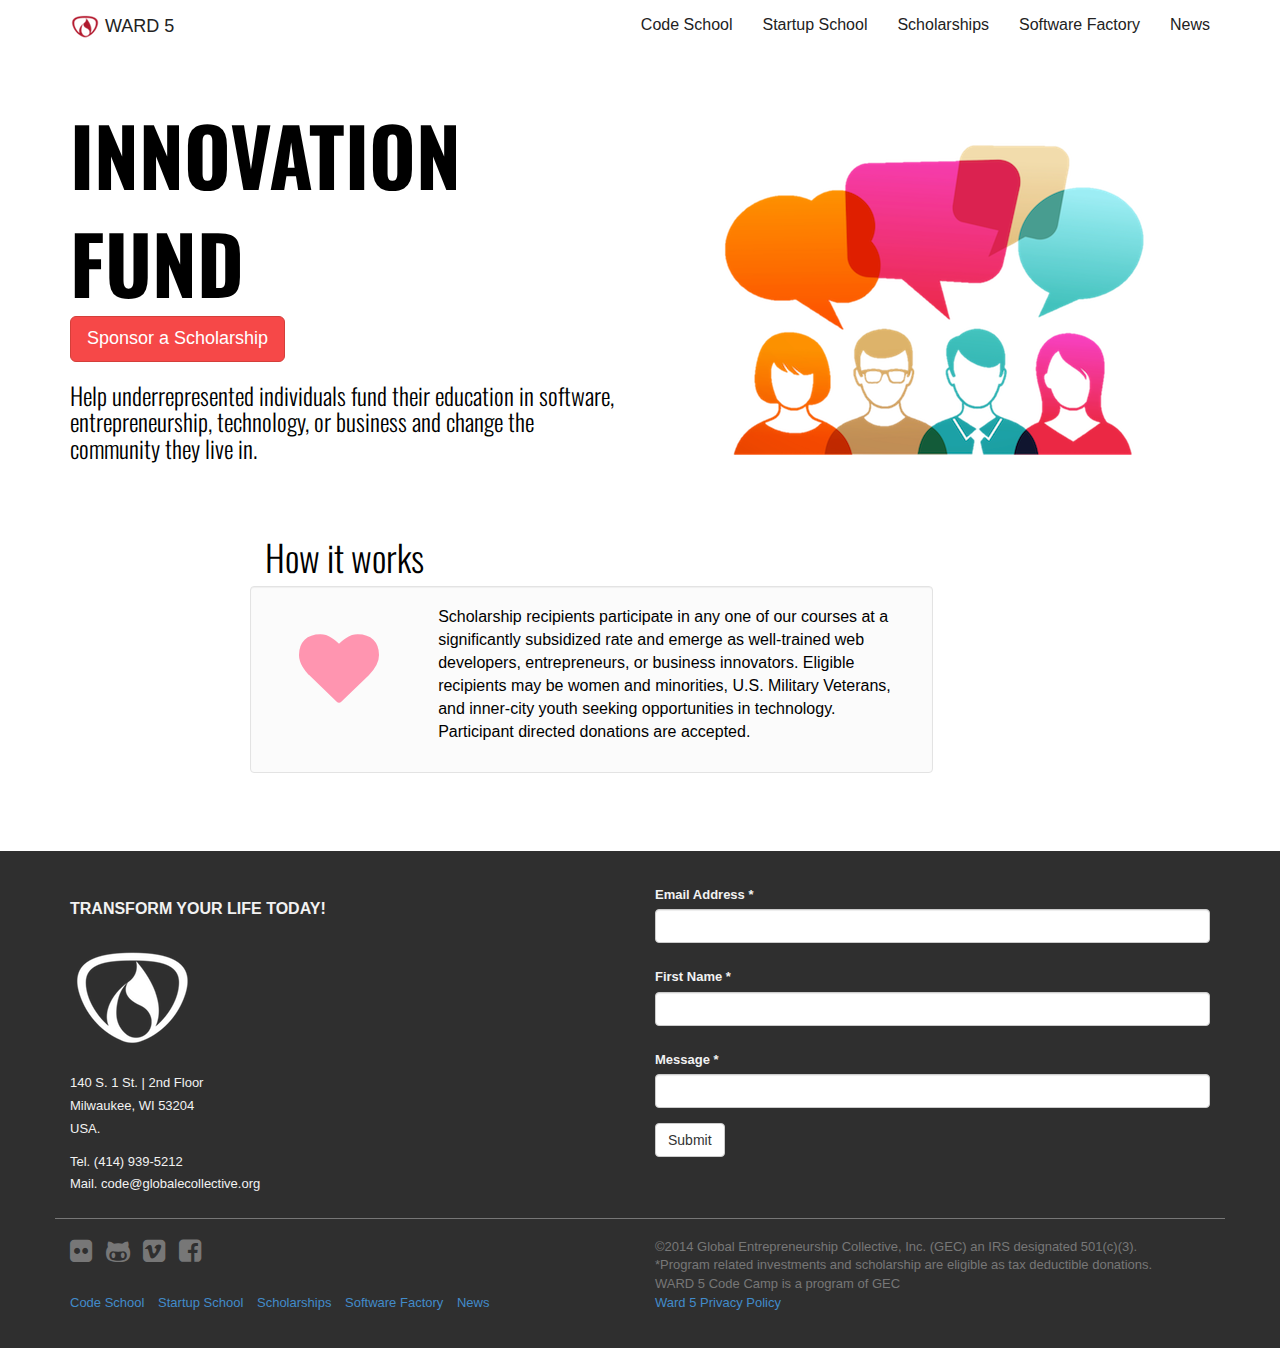
<file: scholarships.html>
<!DOCTYPE html>
<html lang="en">
  <head>
    <meta charset="utf-8">
    <meta http-equiv="X-UA-Compatible" content="IE=edge">
    <meta name="viewport" content="width=device-width, initial-scale=1">
    <meta name="description" content="Ruby on Rails Development Bootcamp located in Milwaukee, WI">
    <meta name="author" content="Global Entrepreneurship Collective, Inc.">
    <link rel="shortcut icon" href="assets/img/logofavicon.png">
    <link href="http://maxcdn.bootstrapcdn.com/font-awesome/4.2.0/css/font-awesome.min.css" rel="stylesheet">

    <title>Scholarships | WARD 5</title>

    <!-- Bootstrap core CSS -->
    <link href="assets/css/bootstrap.css" rel="stylesheet">

    <!-- Custom styles for this template -->
    <link href="assets/css/style.css" rel="stylesheet">
    <link rel="stylesheet" href="assets/css/font-awesome.min.css">
    <link href="assets/js/fancybox/jquery.fancybox.css" rel="stylesheet" />

    <!-- Just for debugging purposes. Don't actually copy this line! -->
    <!--[if lt IE 9]><script src="../../assets/js/ie8-responsive-file-warning.js"></script><![endif]-->

    <!-- HTML5 shim and Respond.js IE8 support of HTML5 elements and media queries -->
    <!--[if lt IE 9]>
      <script src="https://oss.maxcdn.com/libs/html5shiv/3.7.0/html5shiv.js"></script>
      <script src="https://oss.maxcdn.com/libs/respond.js/1.4.2/respond.min.js"></script>
    <![endif]-->
    
    <script>
	  (function(i,s,o,g,r,a,m){i['GoogleAnalyticsObject']=r;i[r]=i[r]||function(){
	  (i[r].q=i[r].q||[]).push(arguments)},i[r].l=1*new Date();a=s.createElement(o),
	  m=s.getElementsByTagName(o)[0];a.async=1;a.src=g;m.parentNode.insertBefore(a,m)
	  })(window,document,'script','//www.google-analytics.com/analytics.js','ga');
	
	  ga('create', 'UA-56218510-1', 'auto');
	  ga('send', 'pageview');
	</script>
	
	<script type="text/javascript">// <![CDATA[
		function confSubmit() {
		  if(!document.getElementById("accept").checked) {
		    alert("Please read and accept the Terms and Conditions in order to continue.");
		    return false;
		  }
		} // ]]>
	</script>

  </head>

  <body data-spy="scroll" data-offset="0" data-target="#theMenu">
	
	
	<nav class="navbar navbar-default navbar-fixed-top" role="navigation">
	  <div class="container">
	    <!-- Brand and toggle get grouped for better mobile display -->
	    <div class="navbar-header">
	      <button type="button" class="navbar-toggle collapsed" data-toggle="collapse" data-target="#bs-example-navbar-collapse-1">
	        <span class="sr-only">Toggle navigation</span>
	        <span class="icon-bar"></span>
	        <span class="icon-bar"></span>
	        <span class="icon-bar"></span>
	      </button>
	      <a class="navbar-brand" href="index.html"> <img src="assets/img/logofavicon.png"> WARD 5</a>
	    </div>
	
	    <!-- Collect the nav links, forms, and other content for toggling -->
	    <div class="collapse navbar-collapse" id="bs-example-navbar-collapse-1">
	      <ul class="nav navbar-nav">
	      </ul>
	      <ul class="nav navbar-nav navbar-right">
	        <li><a href="codeschool.html">Code School</a></li>
	        <li><a href="startupschool.html">Startup School</a></li>
	        <li><a href="scholarships.html">Scholarships</a></li>
	        <li><a href="softwarefactory.html">Software Factory</a></li>
	        <li><a href="news.html">News</a></li>
	      </ul>
	    </div><!-- /.navbar-collapse -->
	  </div><!-- /.container-fluid -->
	</nav>

	
	<div id="herotitle">
		<div class="container">
			<div class="row">
			  <div class="col-md-6">
			    <b><h1>INNOVATION</h1></b>
			    <b><h1>FUND</h1></b>
			    <a href="http://eepurl.com/80f6n"><button type="button" class="btn btn-danger btn-lg">Sponsor a Scholarship</button></a>
			    <h3>Help underrepresented individuals fund their education in software, entrepreneurship, technology, or business and change the community they live in.</h3>
			  </div>
			  
			  <br/>
			  <br/>
			  <div class="col-md-6">
			    <center><img src="assets/img/fund.png"></center>
			  </div>
			</div>
		</div>
	</div>
	
	<br/>
	<br/>
	
	<div class="container">
		<div class="row">
			<div class="col-md-7 col-md-offset-2"><b><h1>How it works</h1></b></div>
			<div class="well col-md-7 col-md-offset-2">
				<div class="row">
					<div class="col-md-3">
						<br/>
						<center><i class="fa fa-heart fa-5x"></i></center>
					</div>
					<div class="col-md-9">
					<p>Scholarship recipients participate in any one of our courses at a significantly subsidized rate and emerge as well-trained web developers, entrepreneurs, or business innovators. Eligible recipients may be women and minorities, U.S. Military Veterans, and inner-city youth seeking opportunities in technology. Participant directed donations are accepted.</p>
					</div>
				</div>
			</div>
		</div>
	</div>
	
	
	<br/>
	<br/>
	<br/>
	<br/>
	<br/>
	<br/>

	
	
	<! -- SERVICE SECTION -->
	<section id="contact" name="contact"></section>
	<div id="contactwrap">
		<div class="container">
			<div class="row">
				<div class="col-lg-6">
				</br>
					<p><b>TRANSFORM YOUR LIFE TODAY!</b></p>
					<img class="img-responsive" src="assets/img/fire.png">
					</br>
					<p>
						<small>140 S. 1 St. | 2nd Floor<br/>
						Milwaukee, WI 53204<br/>
						USA.</small>
					</p>
					<p>
						<small>Tel. (414) 939-5212<br/>
						Mail. code@globalecollective.org<br/>
					</p>
				</div>
				
				<div class="col-md-6">
					<form action="http://globalecollective.us7.list-manage1.com/subscribe/post" method="POST">
						<input type="hidden" name="u" value="3e24f7338a788d6f4871dd437">
						<input type="hidden" name="id" value="01b4d03ec2">
						
						<div id="mergeTable" class="mergeTable">
							<div class="mergeRow dojoDndItem mergeRow-email" id="mergeRow-0">
								<label for="MERGE0">Email Address <span class="req asterisk">*</span></label>
								<div class="form-group">
						    		<input type="email" class="form-control" autocapitalize="off" autocorrect="off" name="MERGE0" id="MERGE0" size="25" value="">
								</div>
							</div>
							
							<div class="mergeRow dojoDndItem mergeRow-text" id="mergeRow-1">
								<label for="MERGE1">First Name <span class="req asterisk">*</span></label>
								<div class="form-group">
						   	 		<input type="text" class="form-control" name="MERGE1" id="MERGE1" size="25" value="">
								</div>
							</div>
							
							<div class="mergeRow dojoDndItem mergeRow-text" id="mergeRow-2">
								<label for="MERGE2">Message <span class="req asterisk">*</span></label>
								<div class="form-group">
						  	    	<input type="text" class="form-control" name="MERGE2" id="MERGE2" size="25" value="">
								</div>
							</div>
						</div>
						<div class="submit_container clear">
							<input type="submit" class="btn btn-default" name="submit" value="Submit">
						</div>
						</br>
					</form>
				</div>
			</div><! --/row -->
			
			
			
			<div class="row">
			<hr2/>
			</br>
				<div class="col-md-6">
					<div class="social-icons">
						<ul class="list-inline">
							<li><a href="https://www.flickr.com/groups/2762658@N23/"><i class="fa fa-flickr fa-2x"></i></a></li>
							<li><a href="https://github.com/Ward5CodeCamp"><i class="fa fa-github-alt fa-2x"></i></a></li>
							<li><a href="https://vimeo.com/ward5codecamp"><i class="fa fa-vimeo-square fa-2x"></i></a></li>
							<li><a href="https://www.facebook.com/ward5codecamp"><i class="fa fa-facebook-square fa-2x"></i></a></li>
						</ul>
					</div>
					<br/>
					<ul class="list-inline">
				        <li><a href="codeschool.html">Code School</a></li>
				        <li><a href="startupschool.html">Startup School</a></li>
				        <li><a href="scholarships.html">Scholarships</a></li>
				        <li><a href="softwarefactory.html">Software Factory</a></li>
				        <li><a href="news.html">News</a></li>
			        </ul>
				</div>
				<div class="col-md-6">
					<font color="#777">©2014 Global Entrepreneurship Collective, Inc. (GEC) an IRS designated 501(c)(3). <br/>*Program related investments and scholarship are eligible as tax deductible donations.</font></br>
					<font color="#777">WARD 5 Code Camp is a program of GEC</font></br>
					<a href="pp.html"<font color="#777">Ward 5 Privacy Policy</font>
				</div>
			</div>
		</div><!-- /container -->
	</div>
	
    <!-- Bootstrap core JavaScript
    ================================================== -->
    <!-- Placed at the end of the document so the pages load faster -->
    <script src="https://ajax.googleapis.com/ajax/libs/jquery/1.11.0/jquery.min.js"></script>
	<script src="assets/js/classie.js"></script>
    <script src="assets/js/bootstrap.min.js"></script>
    <script src="assets/js/smoothscroll.js"></script>
	<script src="assets/js/jquery.stellar.min.js"></script>
	<script src="assets/js/fancybox/jquery.fancybox.js"></script>    
	<script src="assets/js/main.js"></script>
		<script>
		$(function(){
			$.stellar({
				horizontalScrolling: false,
				verticalOffset: 40
			});
		});
		</script>
		
		<script type="text/javascript">
      $(function() {
        //    fancybox
          jQuery(".fancybox").fancybox();
      });
	   </script>

  </body>
</html>
</file>
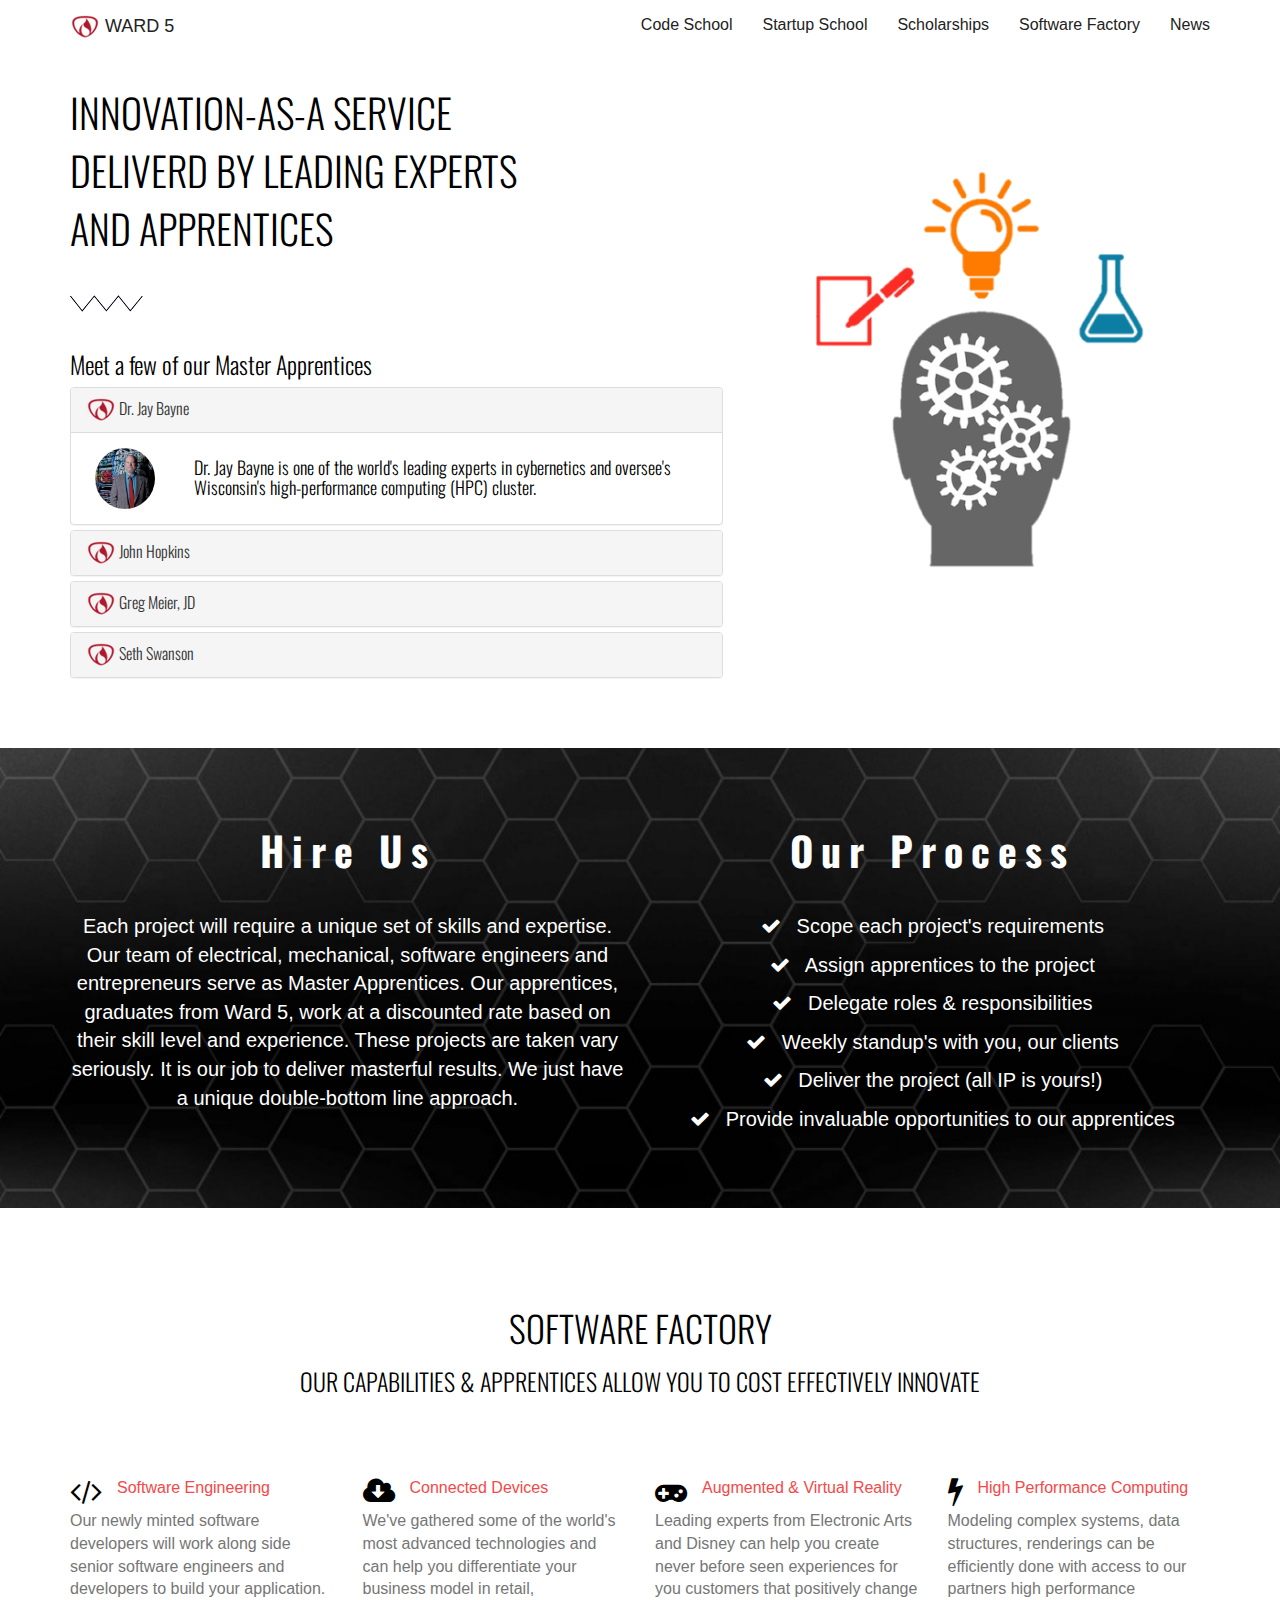
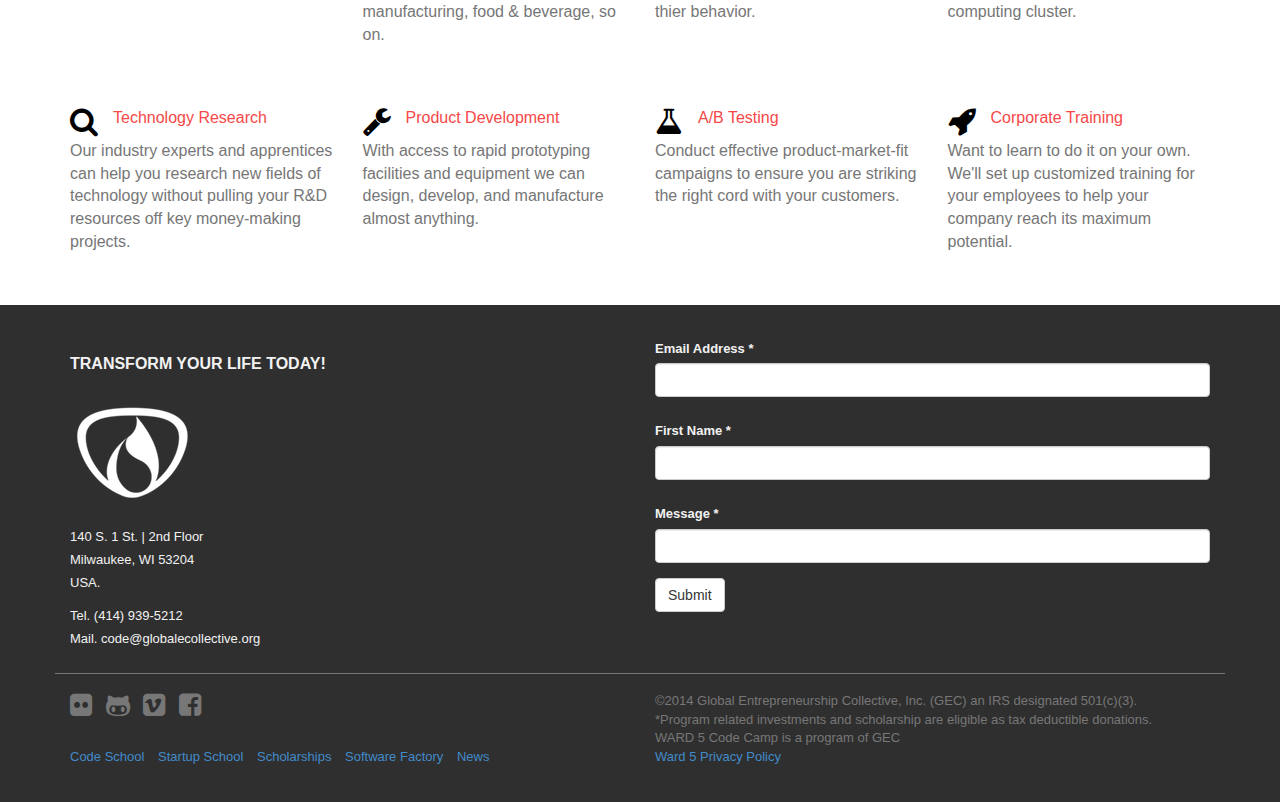
<file: softwarefactory.html>
<!DOCTYPE html>
<html lang="en">
  <head>
    <meta charset="utf-8">
    <meta http-equiv="X-UA-Compatible" content="IE=edge">
    <meta name="viewport" content="width=device-width, initial-scale=1">
    <meta name="description" content="Ruby on Rails Development Bootcamp located in Milwaukee, WI">
    <meta name="author" content="Global Entrepreneurship Collective, Inc.">
    <link rel="shortcut icon" href="assets/img/logofavicon.png">
    <link href="http://maxcdn.bootstrapcdn.com/font-awesome/4.2.0/css/font-awesome.min.css" rel="stylesheet">

    <title>Software Factory | WARD 5</title>

    <!-- Bootstrap core CSS -->
    <link href="assets/css/bootstrap.css" rel="stylesheet">

    <!-- Custom styles for this template -->
    <link href="assets/css/style.css" rel="stylesheet">
    <link rel="stylesheet" href="assets/css/font-awesome.min.css">
    <link href="assets/js/fancybox/jquery.fancybox.css" rel="stylesheet" />

    <!-- Just for debugging purposes. Don't actually copy this line! -->
    <!--[if lt IE 9]><script src="../../assets/js/ie8-responsive-file-warning.js"></script><![endif]-->

    <!-- HTML5 shim and Respond.js IE8 support of HTML5 elements and media queries -->
    <!--[if lt IE 9]>
      <script src="https://oss.maxcdn.com/libs/html5shiv/3.7.0/html5shiv.js"></script>
      <script src="https://oss.maxcdn.com/libs/respond.js/1.4.2/respond.min.js"></script>
    <![endif]-->
    
    <script>
	  (function(i,s,o,g,r,a,m){i['GoogleAnalyticsObject']=r;i[r]=i[r]||function(){
	  (i[r].q=i[r].q||[]).push(arguments)},i[r].l=1*new Date();a=s.createElement(o),
	  m=s.getElementsByTagName(o)[0];a.async=1;a.src=g;m.parentNode.insertBefore(a,m)
	  })(window,document,'script','//www.google-analytics.com/analytics.js','ga');
	
	  ga('create', 'UA-56218510-1', 'auto');
	  ga('send', 'pageview');
	</script>
	
	<script type="text/javascript">// <![CDATA[
		function confSubmit() {
		  if(!document.getElementById("accept").checked) {
		    alert("Please read and accept the Terms and Conditions in order to continue.");
		    return false;
		  }
		} // ]]>
	</script>

  </head>

  <body data-spy="scroll" data-offset="0" data-target="#theMenu">
	
	
	<nav class="navbar navbar-default navbar-fixed-top" role="navigation">
	  <div class="container">
	    <!-- Brand and toggle get grouped for better mobile display -->
	    <div class="navbar-header">
	      <button type="button" class="navbar-toggle collapsed" data-toggle="collapse" data-target="#bs-example-navbar-collapse-1">
	        <span class="sr-only">Toggle navigation</span>
	        <span class="icon-bar"></span>
	        <span class="icon-bar"></span>
	        <span class="icon-bar"></span>
	      </button>
	      <a class="navbar-brand" href="index.html"> <img src="assets/img/logofavicon.png"> WARD 5</a>
	    </div>
	
	    <!-- Collect the nav links, forms, and other content for toggling -->
	    <div class="collapse navbar-collapse" id="bs-example-navbar-collapse-1">
	      <ul class="nav navbar-nav">
	      </ul>
	      <ul class="nav navbar-nav navbar-right">
	        <li><a href="codeschool.html">Code School</a></li>
	        <li><a href="startupschool.html">Startup School</a></li>
	        <li><a href="scholarships.html">Scholarships</a></li>
	        <li><a href="softwarefactory.html">Software Factory</a></li>
	        <li><a href="news.html">News</a></li>
	      </ul>
	    </div><!-- /.navbar-collapse -->
	  </div><!-- /.container-fluid -->
	</nav>


	
	
	<section id="about" name="about"></section>
	<div id="aboutwrap">
		<div class="container">
			<div class="row">
			<br/>
				<div class="col-lg-7 name-desc">
					<h2>INNOVATION-AS-A SERVICE<br/>DELIVERD BY LEADING EXPERTS<br/>AND APPRENTICES</h2>
					<div class="name-zig"></div>
					<div class="col-md-12">
					</div>
					
					<h3>Meet a few of our Master Apprentices</h3>
					<div class="panel-group" id="accordion" role="tablist" aria-multiselectable="true">
					  <div class="panel panel-default">
					    <div class="panel-heading" role="tab" id="headingOne">
					      <h4 class="panel-title">
					        <a data-toggle="collapse" data-parent="#accordion" href="#collapseOne" aria-expanded="true" aria-controls="collapseOne">
					          <img src="assets/img/logofavicon.png"> Dr. Jay Bayne
					        </a>
					      </h4>
					    </div>
					    <div id="collapseOne" class="panel-collapse collapse in" role="tabpanel" aria-labelledby="headingOne">
					      <div class="panel-body">
					      	<div class="row">
					      		<div class="col-md-2">
					      			<center><img class="img-circle" src="assets/img/jay.png" width="60"></center>
					      		</div>
					      		<div class="col-md-10">
					      			<h4>Dr. Jay Bayne is one of the world's leading experts in cybernetics and oversee's Wisconsin's high-performance computing (HPC) cluster.</h4>
					      		</div>
					      	</div>
					      </div>
					    </div>
					  </div>
					  <div class="panel panel-default">
					    <div class="panel-heading" role="tab" id="headingTwo">
					      <h4 class="panel-title">
					        <a class="collapsed" data-toggle="collapse" data-parent="#accordion" href="#collapseTwo" aria-expanded="false" aria-controls="collapseTwo">
					          <img src="assets/img/logofavicon.png">  John Hopkins
					        </a>
					      </h4>
					    </div>
					    <div id="collapseTwo" class="panel-collapse collapse" role="tabpanel" aria-labelledby="headingTwo">
					      <div class="panel-body">
					      	<div class="row">
					      		<div class="col-md-2">
					      			<center><img class="img-circle" src="assets/img/jon.jpg" width="60"></center>
					      		</div>
					      		<div class="col-md-10">
					      			<h4>A successful software entrepreneur, Jon has lead companies from inception to acquisition delivering B2B software tools.</h4>
					      		</div>
					      	</div>
					      </div>
					    </div>
					  </div>
					  <div class="panel panel-default">
					    <div class="panel-heading" role="tab" id="headingThree">
					      <h4 class="panel-title">
					        <a class="collapsed" data-toggle="collapse" data-parent="#accordion" href="#collapseThree" aria-expanded="false" aria-controls="collapseThree">
					          <img src="assets/img/logofavicon.png"> Greg Meier, JD
					        </a>
					      </h4>
					    </div>
					    <div id="collapseThree" class="panel-collapse collapse" role="tabpanel" aria-labelledby="headingThree">
					      <div class="panel-body">
					      	<div class="row">
					      		<div class="col-md-2">
					      			<center><img class="img-circle" src="assets/img/greg.png" width="60"></center>
					      		</div>
					      		<div class="col-md-10">
					      			<h4>A co-founder of Ward 5, Greg has served many entrepreneurial and corporate roles including heading the NASA Sponsored Classroom of the Future.</h4>
					      		</div>
					      	</div>
					      </div>
					    </div>
					  </div>
					  <div class="panel panel-default">
					    <div class="panel-heading" role="tab" id="headingFour">
					      <h4 class="panel-title">
					        <a class="collapsed" data-toggle="collapse" data-parent="#accordion" href="#collapseFour" aria-expanded="false" aria-controls="collapseFour">
					          <img src="assets/img/logofavicon.png"> Seth Swanson
					        </a>
					      </h4>
					    </div>
					    <div id="collapseFour" class="panel-collapse collapse" role="tabpanel" aria-labelledby="headingFour">
					      <div class="panel-body">
					      	<div class="row">
					      		<div class="col-md-2">
					      			<center><img class="img-circle" src="assets/img/seth.jpg" width="60"></center>
					      		</div>
					      		<div class="col-md-10">
					      			<h4>Seth has spent decades developing video games and simulation devices using state of the art augmented and virtual reality tools. He has worked on 12 AAA game titles over his career at Electronic Arts.</h4>
					      		</div>
					      	</div>
					      </div>
					    </div>
					  </div>
					</div>
				</div><! --/col-lg-8-->
				<div class="col-lg-5 name">
					<br/>
					<br/>
					<br/>
					<br/>
					<center><img class="img-responsive" src="assets/img/innovation.png"></center>
				</div><! --/col-lg-5-->
			</div><!-- /row -->
		</div><!-- /container -->
	</div><!-- /aboutwrap -->



	<div id="headerwrap7">
		<div class="container">
			<div class="row">
				<div class="col-md-6">
					<h2>Hire Us</h2>
					<p>Each project will require a unique set of skills and expertise. Our team of electrical, mechanical, software engineers and entrepreneurs serve as Master Apprentices. Our apprentices, graduates from Ward 5, work at a discounted rate based on their skill level and experience. These projects are taken vary seriously. It is our job to deliver masterful results. We just have a unique double-bottom line approach.</p>
				</div>
				<div class="col-md-6">
					<center>
						<h2>Our Process</h2>
					</center>
						<p><i class="fa fa-check"></i> Scope each project's requirements</p>
						<p><i class="fa fa-check"></i> Assign apprentices to the project</p>
						<p><i class="fa fa-check"></i> Delegate roles & responsibilities</p>
						<p><i class="fa fa-check"></i> Weekly standup's with you, our clients</p>
						<p><i class="fa fa-check"></i> Deliver the project (all IP is yours!)</p>
						<p><i class="fa fa-check"></i> Provide invaluable opportunities to our apprentices</p>
				</div>
			</div>
			<br/>
		</div><! --/container -->
	</div>
	
	

<section id="curriculum" name="curriculum"></section>
	<div id="servicewrap">
		<div class="container">
			<div class="row">
				<div class="col-lg-8-offset-2 centered">
					<h1>SOFTWARE FACTORY</h1>
					<h3>OUR CAPABILITIES & APPRENTICES ALLOW YOU TO COST EFFECTIVELY INNOVATE</h3>
					</br>
				</div><!-- /col-lg-8 -->
			</div><! --/row -->
			
			<div class="row mt">
				<div class="col-lg-3 service">
					<i class="fa fa-code"></i><p><font color="#F64848">Software Engineering</font><br/><small></small></p>
					<p class="text">Our newly minted software developers will work along side senior software engineers and developers to build your application.</p>
				</div>
				<div class="col-lg-3 service">
					<i class="fa fa-cloud-download"></i><p><font color="#F64848">Connected Devices</font><br/><small></small></p>
					<p class="text">We've gathered some of the world's most advanced technologies and can help you differentiate your business model in retail, manufacturing, food & beverage, so on.</p>
				</div>
				<div class="col-lg-3 service">
					<i class="fa fa-gamepad"></i><p><font color="#F64848">Augmented & Virtual Reality</font><br/><small></small></p>
					<p class="text">Leading experts from Electronic Arts and Disney can help you create never before seen experiences for you customers that positively change thier behavior.</p>
				</div>
				<div class="col-lg-3 service">
					<i class="fa fa-bolt"></i><p><font color="#F64848">High Performance Computing</font><br/><small></small></p>
					<p class="text">Modeling complex systems, data structures, renderings can be efficiently done with access to our partners high performance computing cluster.</p>
				</div>
			</div><! --/row -->
			<div class="row mt">
				<div class="col-lg-3 service">
					<i class="fa fa-search"></i><p><font color="#F64848">Technology Research</font><br/><small></small></p>
					<p class="text">Our industry experts and apprentices can help you research new fields of technology without pulling your R&D resources off key money-making projects.</p>
				</div>
				<div class="col-lg-3 service">
					<i class="fa fa-wrench"></i><p><font color="#F64848">Product Development</font><br/><small></small></p>
					<p class="text">With access to rapid prototyping facilities and equipment we can design, develop, and manufacture almost anything.</p>
				</div>
				<div class="col-lg-3 service">
					<i class="fa fa-flask"></i><p><font color="#F64848">A/B Testing</font><br/><small></small></p>
					<p class="text">Conduct effective product-market-fit campaigns to ensure you are striking the right cord with your customers.</p>
				</div>
				<div class="col-lg-3 service">
					<i class="fa fa-rocket"></i><p><font color="#F64848">Corporate Training</font><br/><small></small></p>
					<p class="text">Want to learn to do it on your own. We'll set up customized training for your employees to help your company reach its maximum potential.</p>
				</div>
			</div><! --/row -->
		</div><! --/container -->
	</div><! --/servicewrap -->

			
		<hr/>
		<br/>

	
	<! -- SERVICE SECTION -->
	<section id="contact" name="contact"></section>
	<div id="contactwrap">
		<div class="container">
			<div class="row">
				<div class="col-lg-6">
				</br>
					<p><b>TRANSFORM YOUR LIFE TODAY!</b></p>
					<img class="img-responsive" src="assets/img/fire.png">
					</br>
					<p>
						<small>140 S. 1 St. | 2nd Floor<br/>
						Milwaukee, WI 53204<br/>
						USA.</small>
					</p>
					<p>
						<small>Tel. (414) 939-5212<br/>
						Mail. code@globalecollective.org<br/>
					</p>
				</div>
				
				<div class="col-md-6">
					<form action="http://globalecollective.us7.list-manage1.com/subscribe/post" method="POST">
						<input type="hidden" name="u" value="3e24f7338a788d6f4871dd437">
						<input type="hidden" name="id" value="01b4d03ec2">
						
						<div id="mergeTable" class="mergeTable">
							<div class="mergeRow dojoDndItem mergeRow-email" id="mergeRow-0">
								<label for="MERGE0">Email Address <span class="req asterisk">*</span></label>
								<div class="form-group">
						    		<input type="email" class="form-control" autocapitalize="off" autocorrect="off" name="MERGE0" id="MERGE0" size="25" value="">
								</div>
							</div>
							
							<div class="mergeRow dojoDndItem mergeRow-text" id="mergeRow-1">
								<label for="MERGE1">First Name <span class="req asterisk">*</span></label>
								<div class="form-group">
						   	 		<input type="text" class="form-control" name="MERGE1" id="MERGE1" size="25" value="">
								</div>
							</div>
							
							<div class="mergeRow dojoDndItem mergeRow-text" id="mergeRow-2">
								<label for="MERGE2">Message <span class="req asterisk">*</span></label>
								<div class="form-group">
						  	    	<input type="text" class="form-control" name="MERGE2" id="MERGE2" size="25" value="">
								</div>
							</div>
						</div>
						<div class="submit_container clear">
							<input type="submit" class="btn btn-default" name="submit" value="Submit">
						</div>
						</br>
					</form>
				</div>
			</div><! --/row -->
			
			
			
			<div class="row">
			<hr2/>
			</br>
				<div class="col-md-6">
					<div class="social-icons">
						<ul class="list-inline">
							<li><a href="https://www.flickr.com/groups/2762658@N23/"><i class="fa fa-flickr fa-2x"></i></a></li>
							<li><a href="https://github.com/Ward5CodeCamp"><i class="fa fa-github-alt fa-2x"></i></a></li>
							<li><a href="https://vimeo.com/ward5codecamp"><i class="fa fa-vimeo-square fa-2x"></i></a></li>
							<li><a href="https://www.facebook.com/ward5codecamp"><i class="fa fa-facebook-square fa-2x"></i></a></li>
						</ul>
					</div>
					<br/>
					<ul class="list-inline">
				        <li><a href="codeschool.html">Code School</a></li>
				        <li><a href="startupschool.html">Startup School</a></li>
				        <li><a href="scholarships.html">Scholarships</a></li>
				        <li><a href="softwarefactory.html">Software Factory</a></li>
				        <li><a href="news.html">News</a></li>
			        </ul>
				</div>
				<div class="col-md-6">
					<font color="#777">©2014 Global Entrepreneurship Collective, Inc. (GEC) an IRS designated 501(c)(3). <br/>*Program related investments and scholarship are eligible as tax deductible donations.</font></br>
					<font color="#777">WARD 5 Code Camp is a program of GEC</font></br>
					<a href="pp.html"<font color="#777">Ward 5 Privacy Policy</font>
				</div>
			</div>
		</div><!-- /container -->
	</div>
	
    <!-- Bootstrap core JavaScript
    ================================================== -->
    <!-- Placed at the end of the document so the pages load faster -->
    <script src="https://ajax.googleapis.com/ajax/libs/jquery/1.11.0/jquery.min.js"></script>
	<script src="assets/js/classie.js"></script>
    <script src="assets/js/bootstrap.min.js"></script>
    <script src="assets/js/smoothscroll.js"></script>
	<script src="assets/js/jquery.stellar.min.js"></script>
	<script src="assets/js/fancybox/jquery.fancybox.js"></script>    
	<script src="assets/js/main.js"></script>
		<script>
		$(function(){
			$.stellar({
				horizontalScrolling: false,
				verticalOffset: 40
			});
		});
		</script>
		
		<script type="text/javascript">
      $(function() {
        //    fancybox
          jQuery(".fancybox").fancybox();
      });
	   </script>

  </body>
</html>
</file>
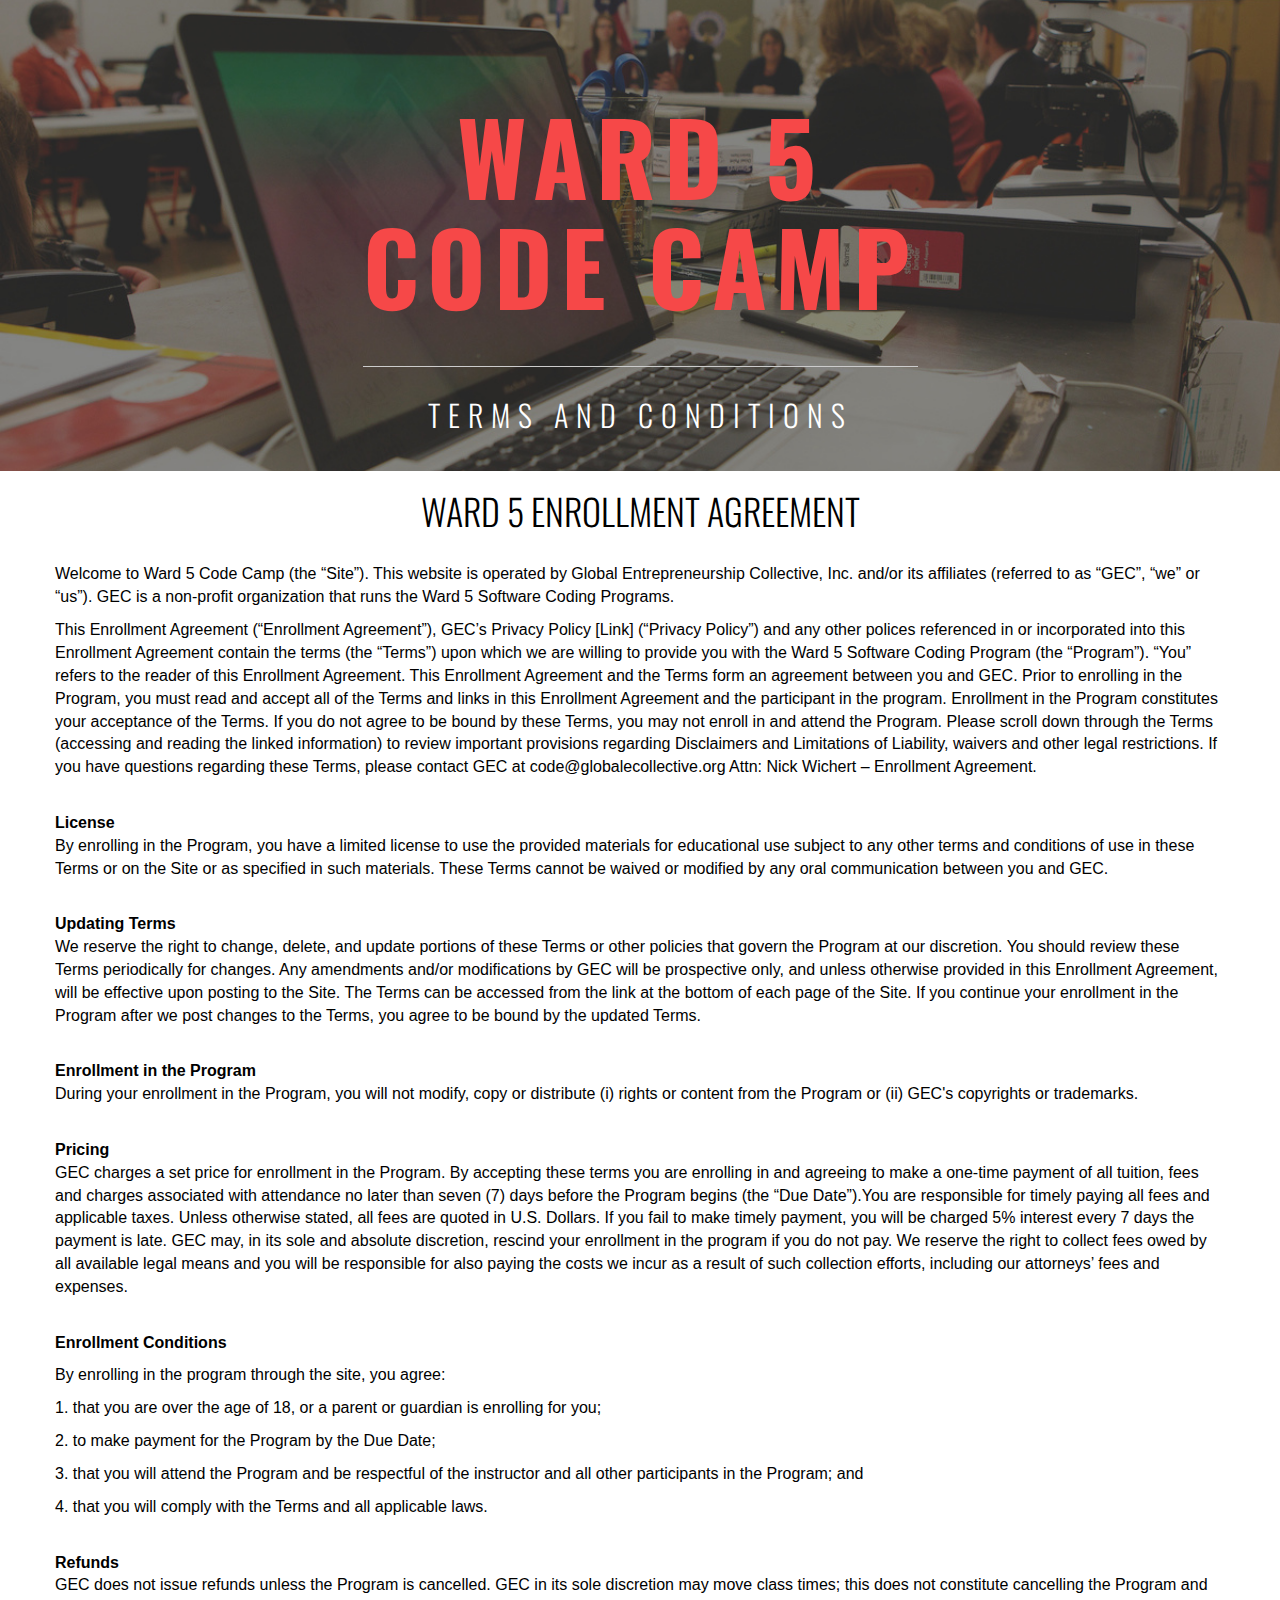
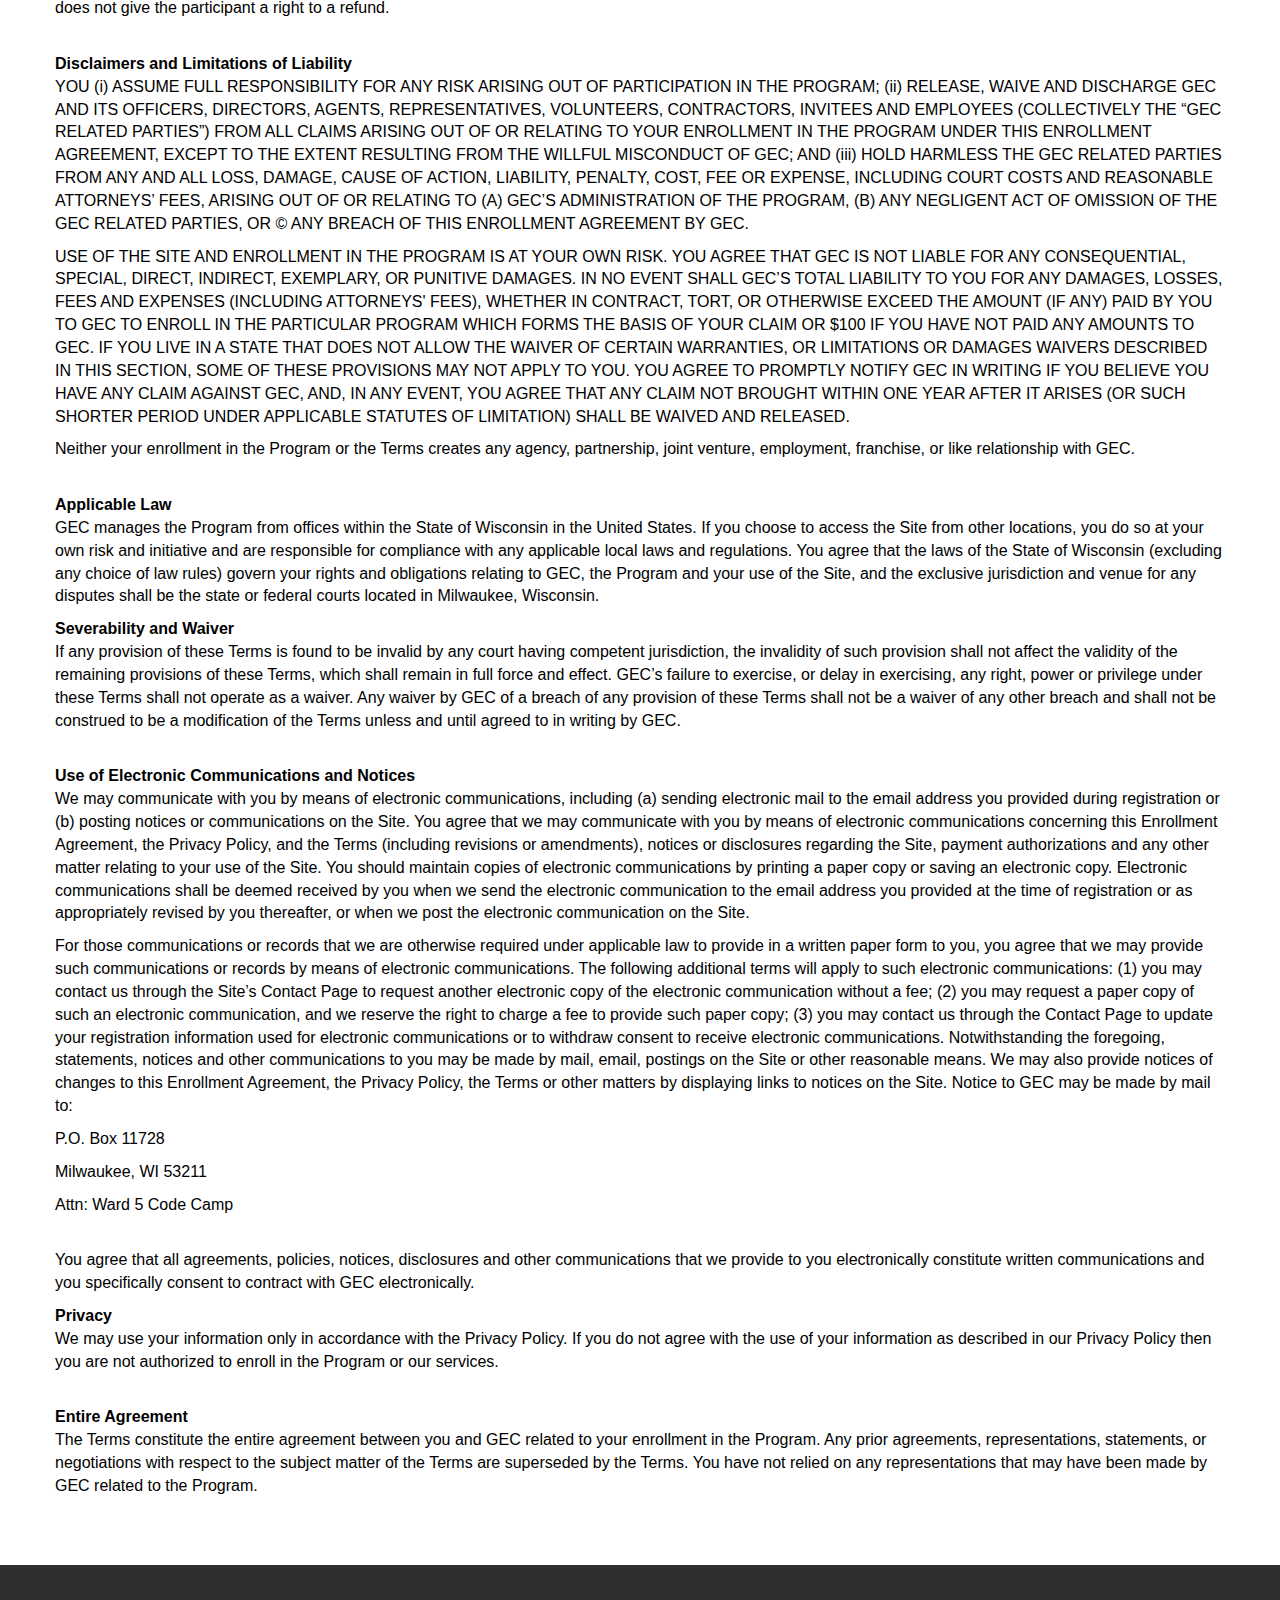
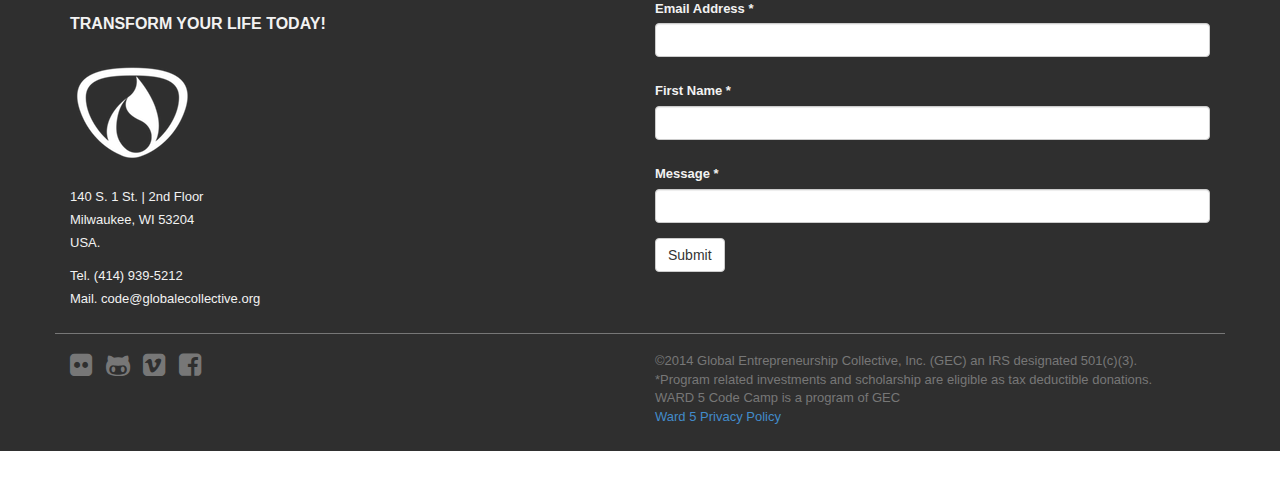
<file: tc.html>
<!DOCTYPE html>
<html lang="en">
  <head>
    <meta charset="utf-8">
    <meta http-equiv="X-UA-Compatible" content="IE=edge">
    <meta name="viewport" content="width=device-width, initial-scale=1">
    <meta name="description" content="Ruby on Rails Development Bootcamp located in Milwaukee, WI">
    <meta name="author" content="Global Entrepreneurship Collective, Inc.">
    <link rel="shortcut icon" href="assets/img/logofavicon.png">
    <link href="http://maxcdn.bootstrapcdn.com/font-awesome/4.2.0/css/font-awesome.min.css" rel="stylesheet">

    <title>Terms & Conditions | WARD 5 Code Camp</title>

    <!-- Bootstrap core CSS -->
    <link href="assets/css/bootstrap.css" rel="stylesheet">

    <!-- Custom styles for this template -->
    <link href="assets/css/style.css" rel="stylesheet">
    <link rel="stylesheet" href="assets/css/font-awesome.min.css">
    <link href="assets/js/fancybox/jquery.fancybox.css" rel="stylesheet" />

    <!-- Just for debugging purposes. Don't actually copy this line! -->
    <!--[if lt IE 9]><script src="../../assets/js/ie8-responsive-file-warning.js"></script><![endif]-->

    <!-- HTML5 shim and Respond.js IE8 support of HTML5 elements and media queries -->
    <!--[if lt IE 9]>
      <script src="https://oss.maxcdn.com/libs/html5shiv/3.7.0/html5shiv.js"></script>
      <script src="https://oss.maxcdn.com/libs/respond.js/1.4.2/respond.min.js"></script>
    <![endif]-->
    
    <script>
	  (function(i,s,o,g,r,a,m){i['GoogleAnalyticsObject']=r;i[r]=i[r]||function(){
	  (i[r].q=i[r].q||[]).push(arguments)},i[r].l=1*new Date();a=s.createElement(o),
	  m=s.getElementsByTagName(o)[0];a.async=1;a.src=g;m.parentNode.insertBefore(a,m)
	  })(window,document,'script','//www.google-analytics.com/analytics.js','ga');
	
	  ga('create', 'UA-56218510-1', 'auto');
	  ga('send', 'pageview');
	</script>
	
	<script type="text/javascript">// <![CDATA[
		function confSubmit() {
		  if(!document.getElementById("accept").checked) {
		    alert("Please read and accept the Terms and Conditions in order to continue.");
		    return false;
		  }
		} // ]]>
	</script>

  </head>
  
  	<div id="headerwrap2">
		<div class="container">
			<div class="row">
				<div class="col-md-6 col-md-offset-3">
					<h1>WARD 5<br/> CODE CAMP</h1>
					<hr/>
					<h2>TERMS AND CONDITIONS</h2>
				</div>
			</div><! --/row -->
		</div><! --/container -->
	</div><! --/headerwrap -->
	
	
	
	<div class="container">
		<div class="row">
			<center><h1>WARD 5 ENROLLMENT AGREEMENT</h1></center></br>
				<p>Welcome to Ward 5 Code Camp (the “Site”).   This website is operated by Global Entrepreneurship Collective, Inc. and/or its affiliates (referred to as “GEC”, “we” or “us”).   GEC is a non-profit organization that runs the Ward 5 Software Coding Programs.</p>
				<p>This Enrollment Agreement (“Enrollment Agreement”), GEC’s Privacy Policy [Link] (“Privacy Policy”) and any other polices referenced in or incorporated into this Enrollment Agreement contain the terms (the “Terms”) upon which we are willing to provide you with the Ward 5 Software Coding Program (the “Program”).  “You” refers to the reader of this Enrollment Agreement.  This Enrollment Agreement and the Terms form an agreement between you and GEC.  Prior to enrolling in the Program, you must read and accept all of the Terms and links in this Enrollment Agreement and the participant in the program.   Enrollment in the Program constitutes your acceptance of the Terms.  If you do not agree to be bound by these Terms, you may not enroll in and attend the Program.  Please scroll down through the Terms (accessing and reading the linked information) to review important provisions regarding Disclaimers and Limitations of Liability, waivers and other legal restrictions.  If you have questions regarding these Terms, please contact GEC at code@globalecollective.org Attn: Nick Wichert – Enrollment Agreement.</p></br>  	
				<b>License</b>
				<p>By enrolling in the Program, you have a limited license to use the provided materials for educational use subject to any other terms and conditions of use in these Terms or on the Site or as specified in such materials.  These Terms cannot be waived or modified by any oral communication between you and GEC.</p></br>
				<b>Updating Terms</b>
				<p>We reserve the right to change, delete, and update portions of these Terms or other policies that govern the Program  at our discretion.  You should review these Terms periodically for changes.  Any amendments and/or modifications by GEC will be prospective only, and unless otherwise provided in this Enrollment Agreement, will be effective upon posting to the Site.  The Terms can be accessed from the link at the bottom of each page of the Site.  If you continue your enrollment in the Program after we post changes to the Terms, you agree to be bound by the updated Terms.</p></br>  
				<b>Enrollment in the Program</b>
				<p>During your enrollment in the Program, you will not modify, copy or distribute (i) rights or content from the Program or (ii) GEC's copyrights or trademarks.</p></br> 
				
				<b>Pricing</b>
				<p>GEC charges a set price for enrollment in the Program.   By accepting these terms you are enrolling in and agreeing to make a one-time payment of all tuition, fees and charges associated with attendance no later than seven (7) days before the Program begins (the “Due Date”).You are responsible for timely paying all fees and applicable taxes.  Unless otherwise stated, all fees are quoted in U.S. Dollars.  If you fail to make timely payment, you will be charged 5% interest every 7 days the payment is late.  GEC may, in its sole and absolute discretion, rescind your enrollment in the program if you do not pay. We reserve the right to collect fees owed by all available legal means and you will be responsible for also paying the costs we incur as a result of such collection efforts, including our attorneys’ fees and expenses.<p></br>
				<b>Enrollment Conditions</b>
				<p>By enrolling in the program through the site, you agree:</p>	
				<p>1.	that you are over the age of 18, or a parent or guardian is enrolling for you;</p>	
				<p>2.	to make payment for the Program by the Due Date; </p>	
				<p>3.	that you will attend the Program and be respectful of the instructor and all other participants in the Program; and</p>	
				<p>4.	that you will comply with the Terms and all applicable laws.</p>	</br>
				<b>Refunds</b>
				<p>GEC does not issue refunds unless the Program is cancelled.  GEC in its sole discretion may move class times; this does not constitute cancelling the Program and does not give the participant a right to a refund.</p></br>  
				<b>Disclaimers and Limitations of Liability</b>
				<p>YOU (i) ASSUME FULL RESPONSIBILITY FOR ANY RISK ARISING OUT OF PARTICIPATION IN THE PROGRAM; (ii) RELEASE, WAIVE AND DISCHARGE GEC AND ITS OFFICERS, DIRECTORS, AGENTS, REPRESENTATIVES, VOLUNTEERS, CONTRACTORS, INVITEES AND EMPLOYEES (COLLECTIVELY THE “GEC RELATED PARTIES”) FROM ALL CLAIMS ARISING OUT OF OR RELATING TO YOUR ENROLLMENT IN THE PROGRAM UNDER THIS ENROLLMENT AGREEMENT, EXCEPT TO THE EXTENT RESULTING FROM THE WILLFUL MISCONDUCT OF GEC; AND (iii) HOLD HARMLESS THE GEC RELATED PARTIES FROM ANY AND ALL LOSS, DAMAGE, CAUSE OF ACTION, LIABILITY, PENALTY, COST, FEE OR EXPENSE, INCLUDING COURT COSTS AND REASONABLE ATTORNEYS’ FEES, ARISING OUT OF OR RELATING TO (A) GEC’S ADMINISTRATION OF THE PROGRAM, (B) ANY NEGLIGENT ACT OF OMISSION OF THE GEC RELATED PARTIES, OR © ANY BREACH OF THIS ENROLLMENT AGREEMENT BY GEC.</p>
				<p>USE OF THE SITE AND ENROLLMENT IN THE PROGRAM IS AT YOUR OWN RISK.  YOU AGREE THAT GEC IS NOT LIABLE FOR ANY CONSEQUENTIAL, SPECIAL, DIRECT, INDIRECT, EXEMPLARY, OR PUNITIVE DAMAGES.  IN NO EVENT SHALL GEC’S TOTAL LIABILITY TO YOU FOR ANY DAMAGES, LOSSES, FEES AND EXPENSES (INCLUDING ATTORNEYS' FEES), WHETHER IN CONTRACT, TORT, OR OTHERWISE EXCEED THE AMOUNT (IF ANY) PAID BY YOU TO GEC TO ENROLL IN THE PARTICULAR PROGRAM WHICH FORMS THE BASIS OF YOUR CLAIM OR $100 IF YOU HAVE NOT PAID ANY AMOUNTS TO GEC.  IF YOU LIVE IN A STATE THAT DOES NOT ALLOW THE WAIVER OF CERTAIN WARRANTIES, OR LIMITATIONS OR DAMAGES WAIVERS DESCRIBED IN THIS SECTION, SOME OF THESE PROVISIONS MAY NOT APPLY TO YOU.  YOU AGREE TO PROMPTLY NOTIFY GEC IN WRITING IF YOU BELIEVE YOU HAVE ANY CLAIM AGAINST GEC, AND, IN ANY EVENT, YOU AGREE THAT ANY CLAIM NOT BROUGHT WITHIN ONE YEAR AFTER IT ARISES (OR SUCH SHORTER PERIOD UNDER APPLICABLE STATUTES OF LIMITATION) SHALL BE WAIVED AND RELEASED.</p> 
				<p>Neither your enrollment in the Program or the Terms creates any agency, partnership, joint venture, employment, franchise, or like relationship with GEC.</p></br>
				<b>Applicable Law</b>
				<p>GEC  manages the Program from offices within the State of Wisconsin in the United States.  If you choose to access the Site from other locations, you do so at your own risk and initiative and are responsible for compliance with any applicable local laws and regulations.  You agree that the laws of the State of Wisconsin (excluding any choice of law rules) govern your rights and obligations relating to GEC, the Program and your use of the Site, and the exclusive jurisdiction and venue for any disputes shall be the state or federal courts located in Milwaukee, Wisconsin.</p>  
				<b>Severability and Waiver</b>
				<p>If any provision of these Terms is found to be invalid by any court having competent jurisdiction, the invalidity of such provision shall not affect the validity of the remaining provisions of these Terms, which shall remain in full force and effect.  
				GEC’s failure to exercise, or delay in exercising, any right, power or privilege under these Terms shall not operate as a waiver.  Any waiver by GEC of a breach of any provision of these Terms shall not be a waiver of any other breach and shall not be construed to be a modification of the Terms unless and until agreed to in writing by GEC.</p></br>
				<b>Use of Electronic Communications and Notices</b>
				
				<p>We may communicate with you by means of electronic communications, including (a) sending electronic mail to the email address you provided during registration or (b) posting notices or communications on the Site.  You agree that we may communicate with you by means of electronic communications concerning this Enrollment Agreement, the Privacy Policy, and the Terms (including revisions or amendments), notices or disclosures regarding the Site, payment authorizations and any other matter relating to your use of the Site.
				You should maintain copies of electronic communications by printing a paper copy or saving an electronic copy.  Electronic communications shall be deemed received by you when we send the electronic communication to the email address you provided at the time of registration or as appropriately revised by you thereafter, or when we post the electronic communication on the Site.</p>
				
				<p>For those communications or records that we are otherwise required under applicable law to provide in a written paper form to you, you agree that we may provide such communications or records by means of electronic communications.  The following additional terms will apply to such electronic communications: (1) you may contact us through the Site’s Contact Page to request another electronic copy of the electronic communication without a fee; (2) you may request a paper copy of such an electronic communication, and we reserve the right to charge a fee to provide such paper copy; (3) you may contact us through the Contact Page to update your registration information used for electronic communications or to withdraw consent to receive electronic communications. 
				Notwithstanding the foregoing, statements, notices and other communications to you may be made by mail, email, postings on the Site or other reasonable means.  We may also provide notices of changes to this Enrollment Agreement, the Privacy Policy, the Terms or other matters by displaying links to notices on the Site.  Notice to GEC may be made by mail to:</p>
				<p>P.O. Box 11728</p>	
				<p>Milwaukee, WI 53211</p>	
				<p>Attn: Ward 5 Code Camp</p></br>	
				
				<p>You agree that all agreements, policies, notices, disclosures and other communications that we provide to you electronically constitute written communications and you specifically consent to contract with GEC electronically.</p> 
				
				<b>Privacy</b>
				<p>We may use your information only in accordance with the Privacy Policy.  If you do not agree with the use of your information as described in our Privacy Policy then you are not authorized to enroll in the Program or our services.</p></br> 
				<b>Entire Agreement</b>
				<p>The Terms constitute the entire agreement between you and GEC related to your enrollment in the Program.  Any prior agreements, representations, statements, or negotiations with respect to the subject matter of the Terms are superseded by the Terms.  You have not relied on any representations that may have been made by GEC related to the Program.</p>
		</div>
	</div>
	
	</br>
	</br>
	</br>
	</br>
	</br>
	</br>
	
	<! -- SERVICE SECTION -->
	<section id="contact" name="contact"></section>
	<div id="contactwrap">
		<div class="container">
			<div class="row">
				<div class="col-lg-6">
				</br>
					<p><b>TRANSFORM YOUR LIFE TODAY!</b></p>
					<img class="img-responsive" src="assets/img/fire.png">
					</br>
					<p>
						<small>140 S. 1 St. | 2nd Floor<br/>
						Milwaukee, WI 53204<br/>
						USA.</small>
					</p>
					<p>
						<small>Tel. (414) 939-5212<br/>
						Mail. code@globalecollective.org<br/>
					</p>
				</div>
				
				<div class="col-md-6">
					<form action="http://globalecollective.us7.list-manage1.com/subscribe/post" method="POST">
						<input type="hidden" name="u" value="3e24f7338a788d6f4871dd437">
						<input type="hidden" name="id" value="01b4d03ec2">
						
						<div id="mergeTable" class="mergeTable">
							<div class="mergeRow dojoDndItem mergeRow-email" id="mergeRow-0">
								<label for="MERGE0">Email Address <span class="req asterisk">*</span></label>
								<div class="form-group">
						    		<input type="email" class="form-control" autocapitalize="off" autocorrect="off" name="MERGE0" id="MERGE0" size="25" value="">
								</div>
							</div>
							
							<div class="mergeRow dojoDndItem mergeRow-text" id="mergeRow-1">
								<label for="MERGE1">First Name <span class="req asterisk">*</span></label>
								<div class="form-group">
						   	 		<input type="text" class="form-control" name="MERGE1" id="MERGE1" size="25" value="">
								</div>
							</div>
							
							<div class="mergeRow dojoDndItem mergeRow-text" id="mergeRow-2">
								<label for="MERGE2">Message <span class="req asterisk">*</span></label>
								<div class="form-group">
						  	    	<input type="text" class="form-control" name="MERGE2" id="MERGE2" size="25" value="">
								</div>
							</div>
						</div>
						<div class="submit_container clear">
							<input type="submit" class="btn btn-default" name="submit" value="Submit">
						</div>
						</br>
					</form>
				</div>
			</div><! --/row -->
			
			
			
			<div class="row">
			<hr2/>
			</br>
				<div class="col-md-6">
					<div class="social-icons">
						<ul class="list-inline">
							<li><a href="https://www.flickr.com/groups/2762658@N23/"><i class="fa fa-flickr fa-2x"></i></a></li>
							<li><a href="https://github.com/Ward5CodeCamp"><i class="fa fa-github-alt fa-2x"></i></a></li>
							<li><a href="https://vimeo.com/ward5codecamp"><i class="fa fa-vimeo-square fa-2x"></i></a></li>
							<li><a href="https://www.facebook.com/ward5codecamp"><i class="fa fa-facebook-square fa-2x"></i></a></li>
						</ul>
					</div>
				</div>
				<div class="col-md-6">
					<font color="#777">©2014 Global Entrepreneurship Collective, Inc. (GEC) an IRS designated 501(c)(3). <br/>*Program related investments and scholarship are eligible as tax deductible donations.</font></br>
					<font color="#777">WARD 5 Code Camp is a program of GEC</font></br>
					<a href="pp.html"<font color="#777">Ward 5 Privacy Policy</font>
				</div>
			</div>
		</div><!-- /container -->
	</div>
	
    <!-- Bootstrap core JavaScript
    ================================================== -->
    <!-- Placed at the end of the document so the pages load faster -->
    <script src="https://ajax.googleapis.com/ajax/libs/jquery/1.11.0/jquery.min.js"></script>
	<script src="assets/js/classie.js"></script>
    <script src="assets/js/bootstrap.min.js"></script>
    <script src="assets/js/smoothscroll.js"></script>
	<script src="assets/js/jquery.stellar.min.js"></script>
	<script src="assets/js/fancybox/jquery.fancybox.js"></script>    
	<script src="assets/js/main.js"></script>
		<script>
		$(function(){
			$.stellar({
				horizontalScrolling: false,
				verticalOffset: 40
			});
		});
		</script>
		
		<script type="text/javascript">
      $(function() {
        //    fancybox
          jQuery(".fancybox").fancybox();
      });
	   </script>

  </body>
</html>
</file>
<file: assets/css/style.css>
/*
 * Author: Carlos Alvarez
 * URL: http://Alvarez.is
 *
 * Project Name: NYC Design
 * Version: 1.0
 * Date: 04-20-2014
 * URL: 
 */


/* ==========================================================================
   Base Styles, Bootstrap Modifications & Fonts Import
   ========================================================================== */

@import url(http://fonts.googleapis.com/css?family=Oswald:400,300,700);
@import url(http://fonts.googleapis.com/css?family=Lato:400,700);

html,
button,
input,
select,
textarea {
    color: #222;
}

/*
 * Remove text-shadow in selection highlight: h5bp.com/i
 * These selection rule sets have to be separate.
 * Customize the background color to match your design.
 */

::-moz-selection {
    background: #f2c2c9;
    color: #a4003a;
    text-shadow: none;
}

::selection {
    background: #16a085;
    color: #a4003a;
    text-shadow: none;
}

/*
 * A better looking default horizontal rule
 */

 hr {
    display: block;
    height: 1px;
    border: 0;
    border-top: 1px solid #ccc;
    margin: 1em 0;
    padding: 0;
}

 hr2 {
    display: block;
    height: 1px;
    border: 0;
    border-top: 1px solid #777;
    margin: 1em 0;
    padding: 0;
}

.centered {
	text-align: center
}


/* ==========================================================================
   General styles
   ========================================================================== */

html,
body {
    height: 100%;
}

body {
    font-family: "Lato" sans-serif;
    font-weight: 400;
    font-size: 16px;
    color: #000;

    -webkit-font-smoothing: antialiased;
    -webkit-overflow-scrolling: touch;
}

h1, h2, h3, h4, h5, h6 {
	font-family: "Oswald", sans-serif;
	font-weight: 300;
}

/* ==========================================================================
   MENU CONFIGURATION
   ========================================================================== */

.menu {
	position: fixed;
	right: -200px;
	width: 260px;
	height: 100%;
	top: 0;
	z-index: 10;
	text-align: left;
}

.menu.menu-open {
	right: 0px;
}

.menu-wrap {
	position: absolute;
	top: 0;
	left: 60px;
	background: #1a1a1a;
	width: 200px;
	height: 100%;
}

.menu h1.logo a {
	font-family: "Oswald", sans-serif;
	font-size: 16px;
	font-weight: 700;
	letter-spacing: 0.15em;
	line-height: 40px;
	text-transform: uppercase;
	color: #ffffff;
	margin-top: 20px;
}

.menu h1.logo a:hover {
	color: #f85c37;
}

.menu img.logo {
	margin: 20px 0;
	max-width: 160px;
}

.menu a {
	margin-left: 20px;
	color: #808080;
	display: block;
	font-size: 12px;
	font-weight: 700;
	line-height: 40px;
	letter-spacing: 0.1em;
	text-transform: uppercase;
}

.menu a:hover {
	color: #ffffff;
}

.menu a:active {
	color: #ffffff;
}

.menu a > i {
	float: left;
	display: inline-block;
	vertical-align: middle; 
	text-align: left;
	width: 25px;
	font-size: 14px;
	line-height: 40px;
	margin: 25px 2px;
}

.menu-close {
	cursor: pointer;
	display: block;
	position: absolute;
	font-size: 14px;
	color: #808080;
	width: 40px;
	height: 40px;
	line-height: 40px;
	top: 20px;
	right: 5px;
	-webkit-transition: all .1s ease-in-out;
	   -moz-transition: all .1s ease-in-out;
		-ms-transition: all .1s ease-in-out;
		 -o-transition: all .1s ease-in-out;
			transition: all .1s ease-in-out;
}

.menu-close:hover {
	color: #ffffff;
	-webkit-transition: all .1s ease-in-out;
	   -moz-transition: all .1s ease-in-out;
		-ms-transition: all .1s ease-in-out;
		 -o-transition: all .1s ease-in-out;
			transition: all .1s ease-in-out;
}

/* Push the body after clicking the menu button */
.body-push {
	overflow-x: hidden;
	position: relative;
	left: 0;
}

.body-push-toright {
	left: 200px;
}

.body-push-toleft {
	left: -200px;
}

.menu,
.body-push {
	-webkit-transition: all .3s ease;
	   -moz-transition: all .3s ease;
		-ms-transition: all .3s ease;
		 -o-transition: all .3s ease;
			transition: all .3s ease;
}

#menuToggle {
	position: absolute;
	top: 20px;
	left: 0;
	z-index: 11;
	display: block;
	text-align: center;
	font-size: 14px;
	color: #ffffff;
	width: 40px;
	height: 40px;
	line-height: 40px;
	cursor: pointer;
	background: rgba(0,0,0,0.25);
	-webkit-transition: all .1s ease-in-out;
	   -moz-transition: all .1s ease-in-out;
		-ms-transition: all .1s ease-in-out;
		 -o-transition: all .1s ease-in-out;
			transition: all .1s ease-in-out;
}

#menuToggle:hover {
	color: #ffffff;
	background: rgba(0,0,0,0.2);
	-webkit-transition: all .1s ease-in-out;
	   -moz-transition: all .1s ease-in-out;
		-ms-transition: all .1s ease-in-out;
		 -o-transition: all .1s ease-in-out;
			transition: all .1s ease-in-out;
}

.navbar-fixed-top {
	background-color: #fff;
}

.navbar-default .navbar-nav > li > a {
	color: #222222;
}


/* ==========================================================================
   Wrap Sections
   ========================================================================== */

#headerwrap {
	background: url(../img/header5.jpg) no-repeat center top;
	margin-top: 50px;
	padding-top: 80px;
	text-align: center;
	background-attachment: relative;
	background-position: center center;
	min-height: 460px;
	width: 100%;
	
    -webkit-background-size: 100%;
    -moz-background-size: 100%;
    -o-background-size: 100%;
    background-size: 100%;

    -webkit-background-size: cover;
    -moz-background-size: cover;
    -o-background-size: cover;
    background-size: cover;
}

#headerwrap2 {
	background: url(../img/highschool.jpg) no-repeat center top;
	margin-top: -50px;
	padding-top: 100px;
	text-align:center;
	background-attachment: relative;
	background-position: center center;
	min-height: 300px;
	width: 100%;
	
    -webkit-background-size: 100%;
    -moz-background-size: 100%;
    -o-background-size: 100%;
    background-size: 100%;

    -webkit-background-size: cover;
    -moz-background-size: cover;
    -o-background-size: cover;
    background-size: cover;
}

#headerwrap3 {
	background: url(../img/highschool.jpg) no-repeat center top;
	margin-top: 50px;
	padding-top: 0px;
	text-align:center;
	background-attachment: relative;
	background-position: center center;
	min-height: 300px;
	width: 100%;
	
    -webkit-background-size: 100%;
    -moz-background-size: 100%;
    -o-background-size: 100%;
    background-size: 100%;

    -webkit-background-size: cover;
    -moz-background-size: cover;
    -o-background-size: cover;
    background-size: cover;
}


#headerwrap4 {
	background: url(../img/school.jpg) no-repeat center top;
	margin-top: 50px;
	padding-top:80px;
	text-align:center;
	background-attachment: relative;
	background-position: center center;
	min-height: 460px;
	width: 100%;
	
    -webkit-background-size: 100%;
    -moz-background-size: 100%;
    -o-background-size: 100%;
    background-size: 100%;

    -webkit-background-size: cover;
    -moz-background-size: cover;
    -o-background-size: cover;
    background-size: cover;
}

#headerwrap5 {
	background: url(../img/fullstack.jpg) no-repeat center top;
	margin-top: 50px;
	padding-top: 80px;
	text-align:center;
	background-attachment: relative;
	background-position: center center;
	min-height: 460px;
	width: 100%;
	
    -webkit-background-size: 100%;
    -moz-background-size: 100%;
    -o-background-size: 100%;
    background-size: 100%;

    -webkit-background-size: cover;
    -moz-background-size: cover;
    -o-background-size: cover;
    background-size: cover;
}

#headerwrap6 {
	background: url(../img/run2.jpg) no-repeat center top;
	margin-top: 50px;
	padding-top: 80px;
	text-align:center;
	background-attachment: relative;
	background-position: center center;
	min-height: 460px;
	width: 100%;
	
    -webkit-background-size: 100%;
    -moz-background-size: 100%;
    -o-background-size: 100%;
    background-size: 100%;

    -webkit-background-size: cover;
    -moz-background-size: cover;
    -o-background-size: cover;
    background-size: cover;
}

#headerwrap7 {
	background: url(../img/honeycomb.jpg) no-repeat center top;
	margin-top: 50px;
	padding-top: 80px;
	text-align:center;
	background-attachment: relative;
	background-position: center center;
	min-height: 460px;
	width: 100%;
	
    -webkit-background-size: 100%;
    -moz-background-size: 100%;
    -o-background-size: 100%;
    background-size: 100%;

    -webkit-background-size: cover;
    -moz-background-size: cover;
    -o-background-size: cover;
    background-size: cover;
}

#headerwrap h1 {
	color:#FFFFFF;
	margin-top: 5px;
	padding-bottom: 30px;
	letter-spacing: 8px;
	font-size: 100px;
	font-weight: bold;
}

#headerwrap h2 {
	color:#ffffff;
	margin-top: 30px;
	margin-bottom: 35px;
	letter-spacing: 8px;
}

#headerwrap h2 {
	color:#ffffff;
	margin-top: 30px;
	padding-bottom: 30px;
	letter-spacing: 8px;
}

#headerwrap2 h1 {
	color:#F64848;
	margin-top: 50px;
	padding-bottom: 30px;
	letter-spacing: 8px;
	font-size: 100px;
	font-weight: bold;
}

#headerwrap2 h2 {
	color:#ffffff;
	margin-top: 30px;
	padding-bottom: 30px;
	letter-spacing: 8px;
}

#headerwrap4 h1 {
	color:#FFFFFF;
	margin-top: 0px;
	padding-bottom: 30px;
	letter-spacing: 8px;
	font-size: 60px;
	font-weight: bold;
}

#headerwrap4 h3 {
	color:#FFFFFF;
	font-size: 20px;
}

#headerwrap5 h2 {
	color:#FFFFFF;
	margin-top: 50px;
	padding-bottom: 30px;
	letter-spacing: 8px;
	font-size: 40px;
	font-weight: bold;
}

#headerwrap5 p {
	color:#FFFFFF;
	font-size: 16px;
}

#headerwrap6 h2 {
	color:#FFFFFF;
	margin-top: 0px;
	padding-bottom: 30px;
	letter-spacing: 8px;
	font-size: 40px;
	font-weight: bold;
}

#headerwrap6 p {
	color:#FFFFFF;
	font-size: 20px;
}

#headerwrap7 h2 {
	color:#FFFFFF;
	margin-top: 0px;
	padding-bottom: 30px;
	letter-spacing: 8px;
	font-size: 40px;
	font-weight: bold;
}

#headerwrap7 p {
	color:#FFFFFF;
	font-size: 20px;
}

.well {
	background-color: rgba(243,243,243,0.3);
}

/* About Wrap & Conf */

#herotitle {
	padding-top: 90px;
}

#herotitle h1 {
	font-size: 80px;
	font-weight: 900;
}

#aboutwrap {
	margin-top: 40px;
	margin-bottom: 40px;
}
#aboutwrap2 {
	margin-top: 100px;
	margin-bottom: 80px;
}

#aboutwrap2 h1 {
	font-size: 60px;
}

#aboutwrap2 h2 {
	font-size: 50px;
}

.name {
	text-align: center;
}
.name p {
	font-size: 22px;
	font-weight: lighter;
	margin-top: 15px;
	letter-spacing: 2px;
}

.name-label {
	width: 60px;
	height: 60px;
	margin: 0 auto 45px;
	border-top: 1px solid #000;
	background: url(../img/name-label.png) center bottom no-repeat;
	background-size: 35px 35px;
}

.name-zig {
	width: 73px;
	height: 17px;
	margin: 38px 0 38px;
	background: url(../img/name-zig.png) 0 0 no-repeat;
	background-size: 73px 17px;
}

.name-desc h2 {
	font-family: 'Oswald', sans-serif;
	font-size: 40px;
	line-height: 1.45;
	font-weight: 300;
}

/* Separator About - Parallax Section */
.sep {
	background-attachment: fixed;
	background-position: 50% 0;
	background-repeat: no-repeat;
	height: 450px;
	position: relative;
}
.about {
	background-image: url(../img/about-sep.jpg);
}

/* Portfolio Wrap Section */
#portfoliowrap {
	display: block;
	margin-top: 80px;
	margin-bottom: 80px;
}

#portfoliowrap h1 {
	font-weight: 300;
	text-align: center;
	margin-bottom: 50px;
}
.mt {
	margin-top: 50px;
}

.mb {
	margin-bottom: 60px;
}

#portfoliowrap i {
	font-size: 50px;
}

.proc {
	padding-top: 15px;
	padding-bottom: 15px;
	border-bottom: solid 2px transparent;
}

#portfoliowrap .proc:hover {
	background-color: #eee;
	border-bottom: solid 2px #2f2f2f
}

.portfolio {
	background-image: url(../img/portfolio-sep.jpg);
}

/* Service Wrap */
#servicewrap {
	display: block;
	margin-top: 80px;
	margin-bottom: 80px;
}

#servicewrap h1 {
	font-weight: 300;
	text-align: center;
	margin-bottom: 20px;
}

.service {
	text-align: left;
}

.service small {
	font-size: 12px;
	font-weight: bold
}

.service i {
	float: left;
	margin-right: 15px;
	font-size: 30px;
	vertical-align: middle;
}

.service .text {
	color: #767676
}

/* Testimonials Wrap */
#testimonials {
	display: block;
	margin-top: 80px;
	margin-bottom: 80px;
	background-color: #f3f3f3;
}

#testimonials2 {
	display: block;
	margin-top: 0px;
	margin-bottom: -50px;
	padding-top: 10px;
	padding-bottom: 20px;
	background-color: #f3f3f3;
}

#testimonials3 {
	display: block;
	margin-top: -80px;
	margin-bottom: 80px;
	padding-top: 10px;
	padding-bottom: 20px;
	background-color: #616161;
}

#testimonials3 h1{
	color:#ffffff;
}

#testimonials4 {
	display: block;
	margin-top: 50px;
	margin-bottom: 80px;
	padding-top: 10px;
	padding-bottom: 20px;
	background-color: #F64848;
}

#testimonials4 h1{
	font-size: 60px;
}

/* Team Wrap */
#team {
	display: block;
	margin-top: 80px;
	margin-bottom: 80px;
	background-color: #f3f3f3;
}

#team {
	display: block;
	margin-top: 0px;
	margin-bottom: 80px;
	padding-top: 10px;
	padding-bottom: 20px;
	background-color: #f3f3f3;
}

/* Contact Wrap */
#contactwrap {
	background-color: #2f2f2f;
	margin-top: -80px;
	padding-top: 25px;
	padding-bottom: 25px;
}

#contactwrap2 {
	background-color: #FBD334;
	margin-top: -80px;
	padding-top: 25px;
	padding-bottom: 25px;
}

#contactwrap p {
	color: #f2f2f2;
}

#contactwrap small {
	font-size: 13px;
}

.contact {
	background-image: url(../img/contact-sep.jpg);
}

#contactwrap label {
	color: #f2f2f2;
	margin-top: 10px;
}


/* Gallery Configuration */
.photo-wrapper {
  display: block;
  position: relative;
  overflow: hidden;
  background-color: #2f2f2f;
  -webkit-transition: background-color 0.4s;
  -moz-transition: background-color 0.4s;
  -o-transition: background-color 0.4s;
  transition: background-color 0.4s;
}
.project .overlay {
  position: absolute;
  text-align: center;
  color: #fff;
  opacity: 0;
  filter: alpha(opacity=0);
  -webkit-transition: opacity 0.4s;
  -moz-transition: opacity 0.4s;
  -o-transition: opacity 0.4s;
  transition: opacity 0.4s;
  
}

.project:hover .photo-wrapper {
  background-color: #2f2f2f;
	background-image:url(../img/zoom.png);
	background-repeat:no-repeat;
	background-position:center;
	top: 0;
	bottom: 0;
	left: 0;
	right: 0;
	position: relative;
}
.project:hover .photo {
  opacity: 10;
  filter: alpha(opacity=4000);
  opacity: 0.1;
  filter: alpha(opacity=40);
}
.project:hover .overlay {
  opacity: 100;
  filter: alpha(opacity=10000);
  opacity: 1;
  filter: alpha(opacity=100);
}

.desc {
	margin-top: 25px;
}

.fa-flickr {
	color:#777;
}

.fa-github-alt {
	color:#777;
}

.fa-vimeo-square {
	color:#777;
}

.fa-facebook-square {
	color:#777;
}

.fa-phone {
	padding-right: 10px;
}

.fa-comments-o {
	padding-right: 10px;
}

.fa-line-chart {
	padding-right: 10px;
}

.fa-users {
	padding-right: 10px;
}

.fa-check {
	padding-right: 10px;
}

.fa-cubes {
	color: #ffffff;
}

.fa-heart {
	color: #FF95B0;
}

.fa-graduation-cap {
	color: #ffffff;
}

.fa-university {
	color: #ffffff;
}

.fa-bar-chart {
	color: #ffffff;
}



.thumbnail { background: #fff; }
.thumbnail:hover { background: #F1F2F2; }
</file>
